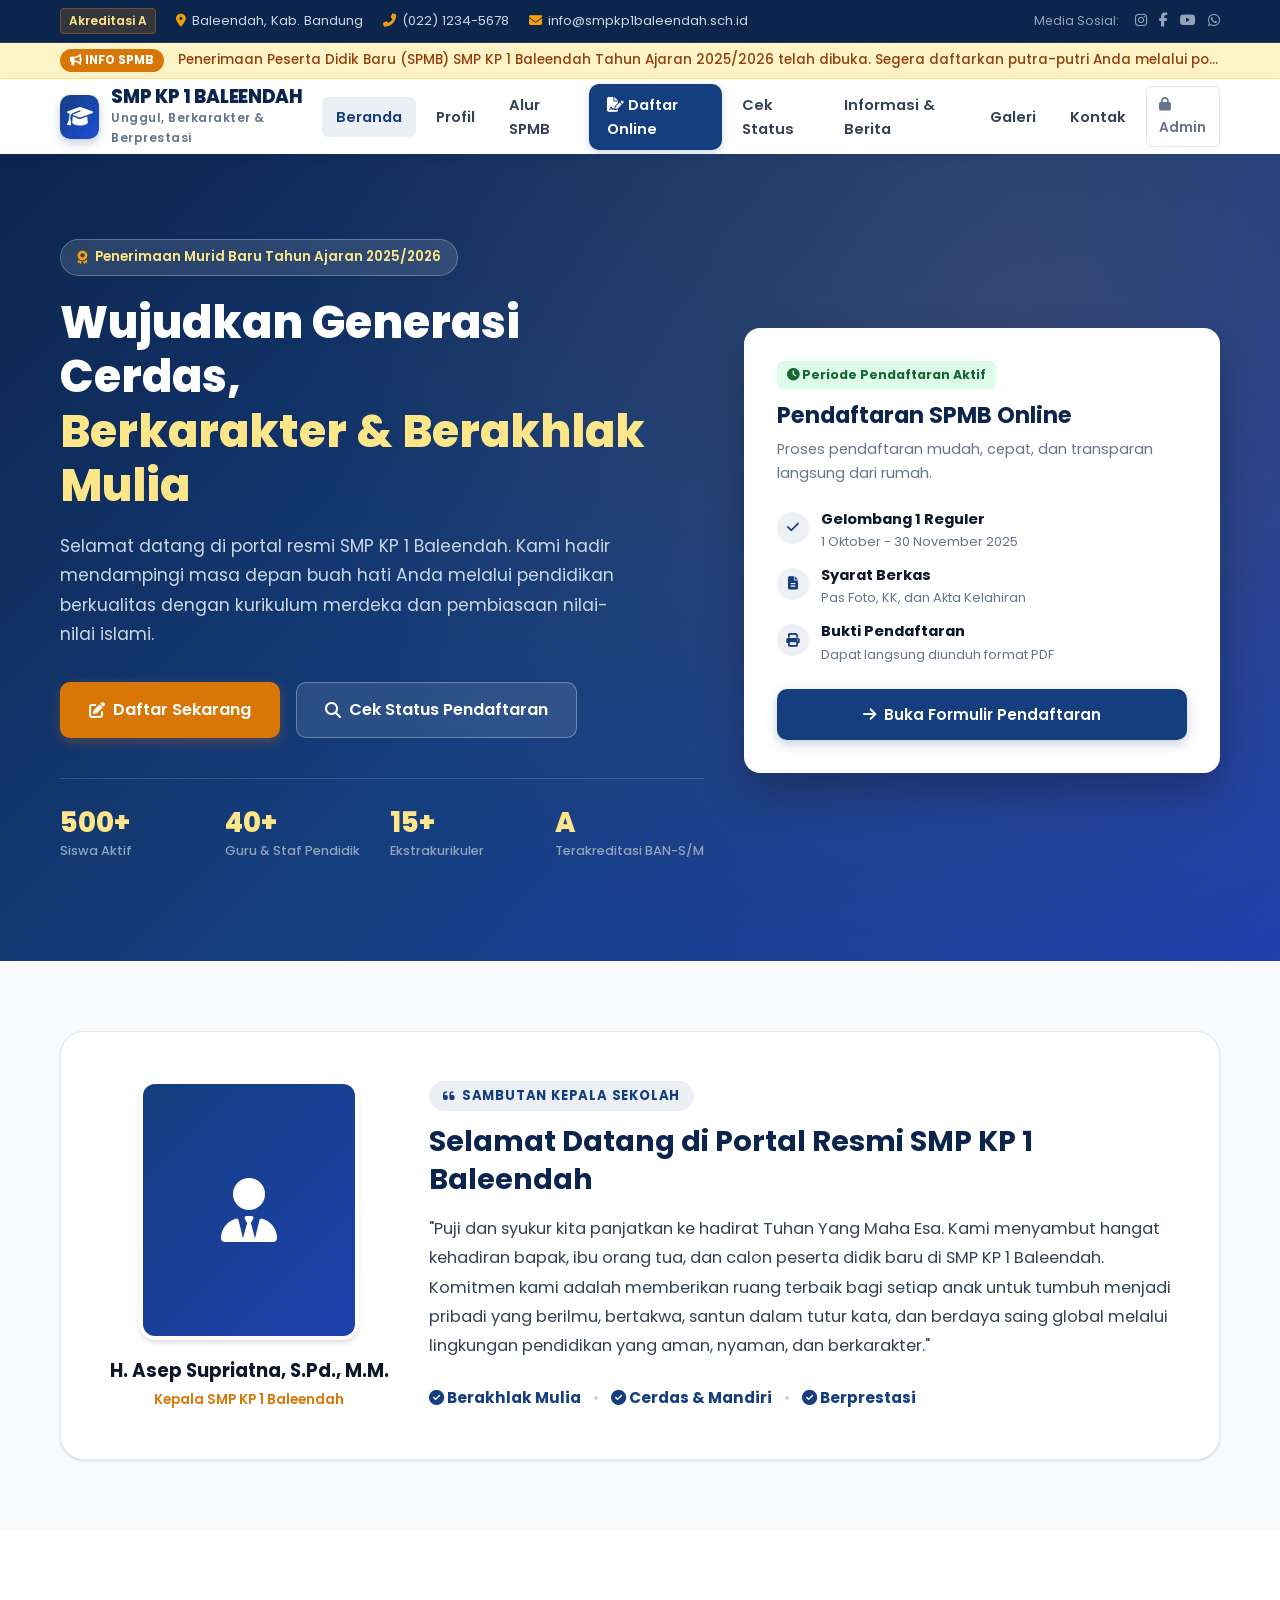
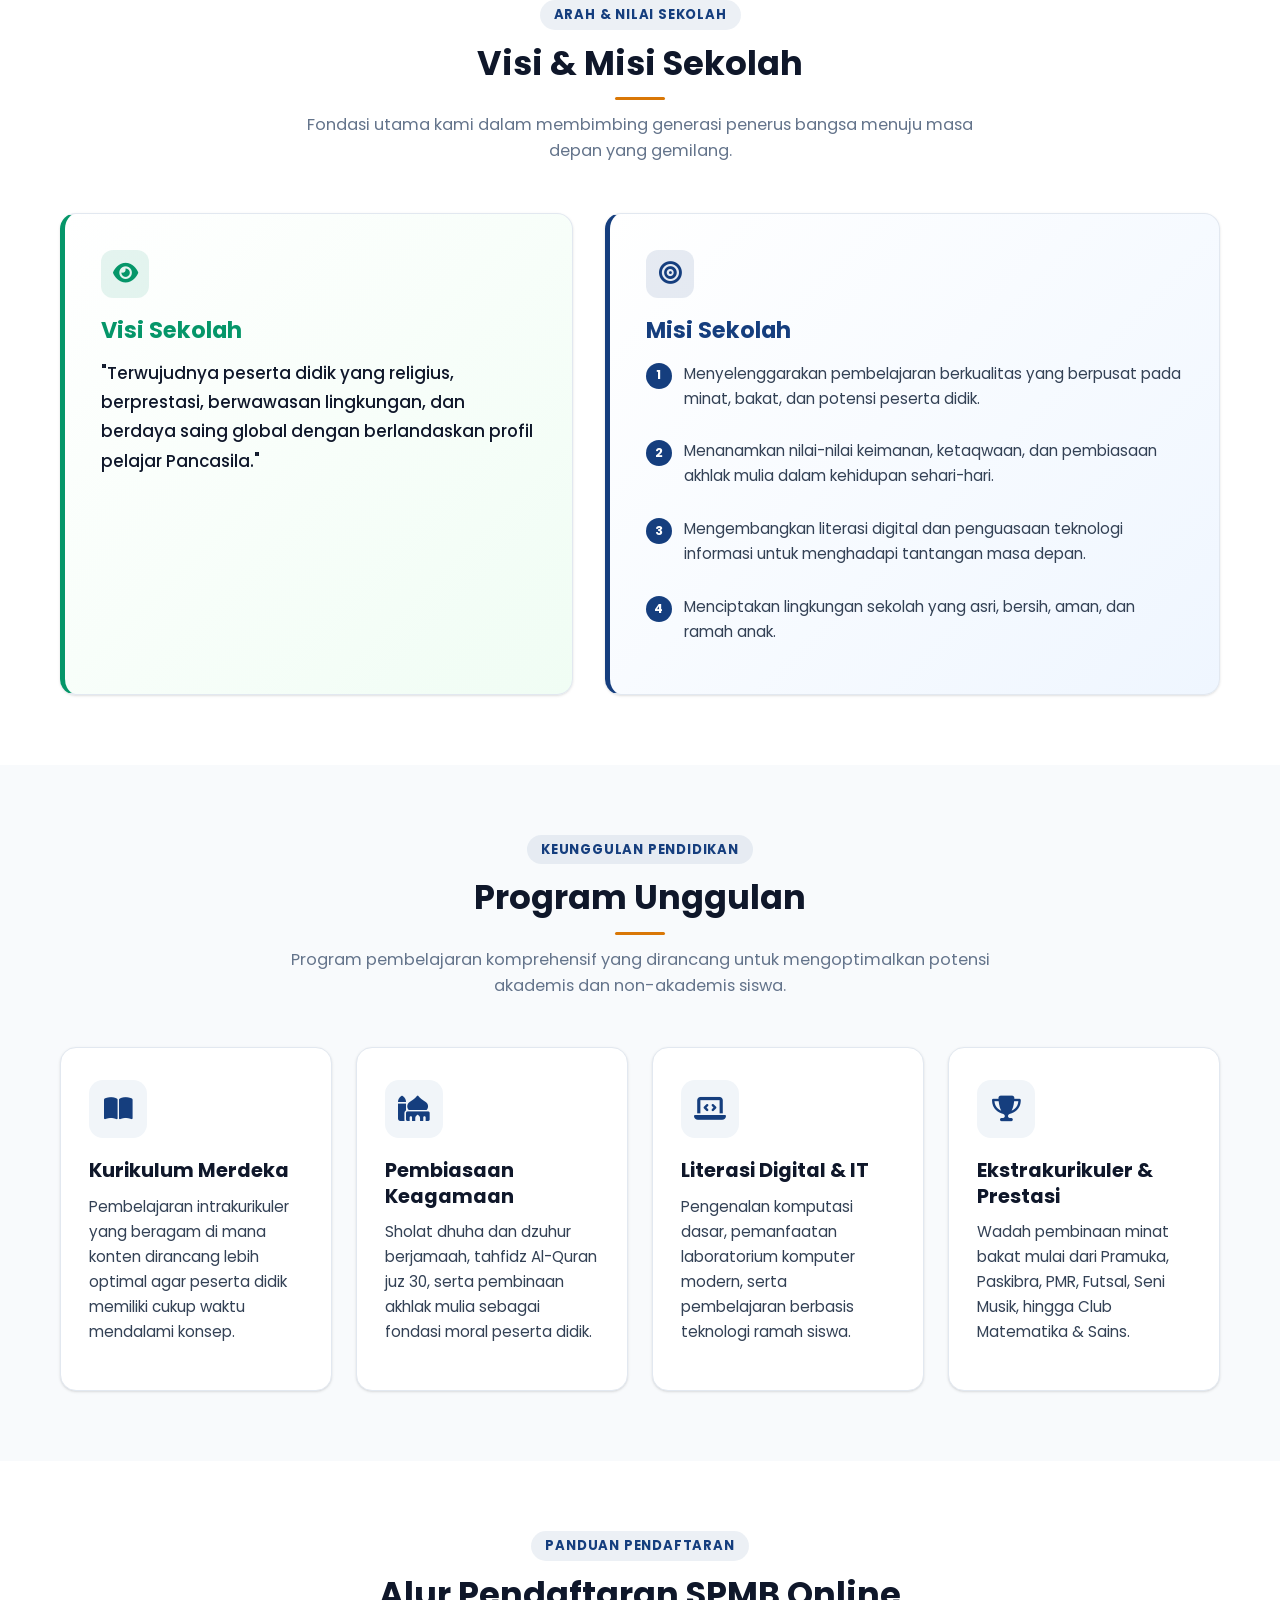
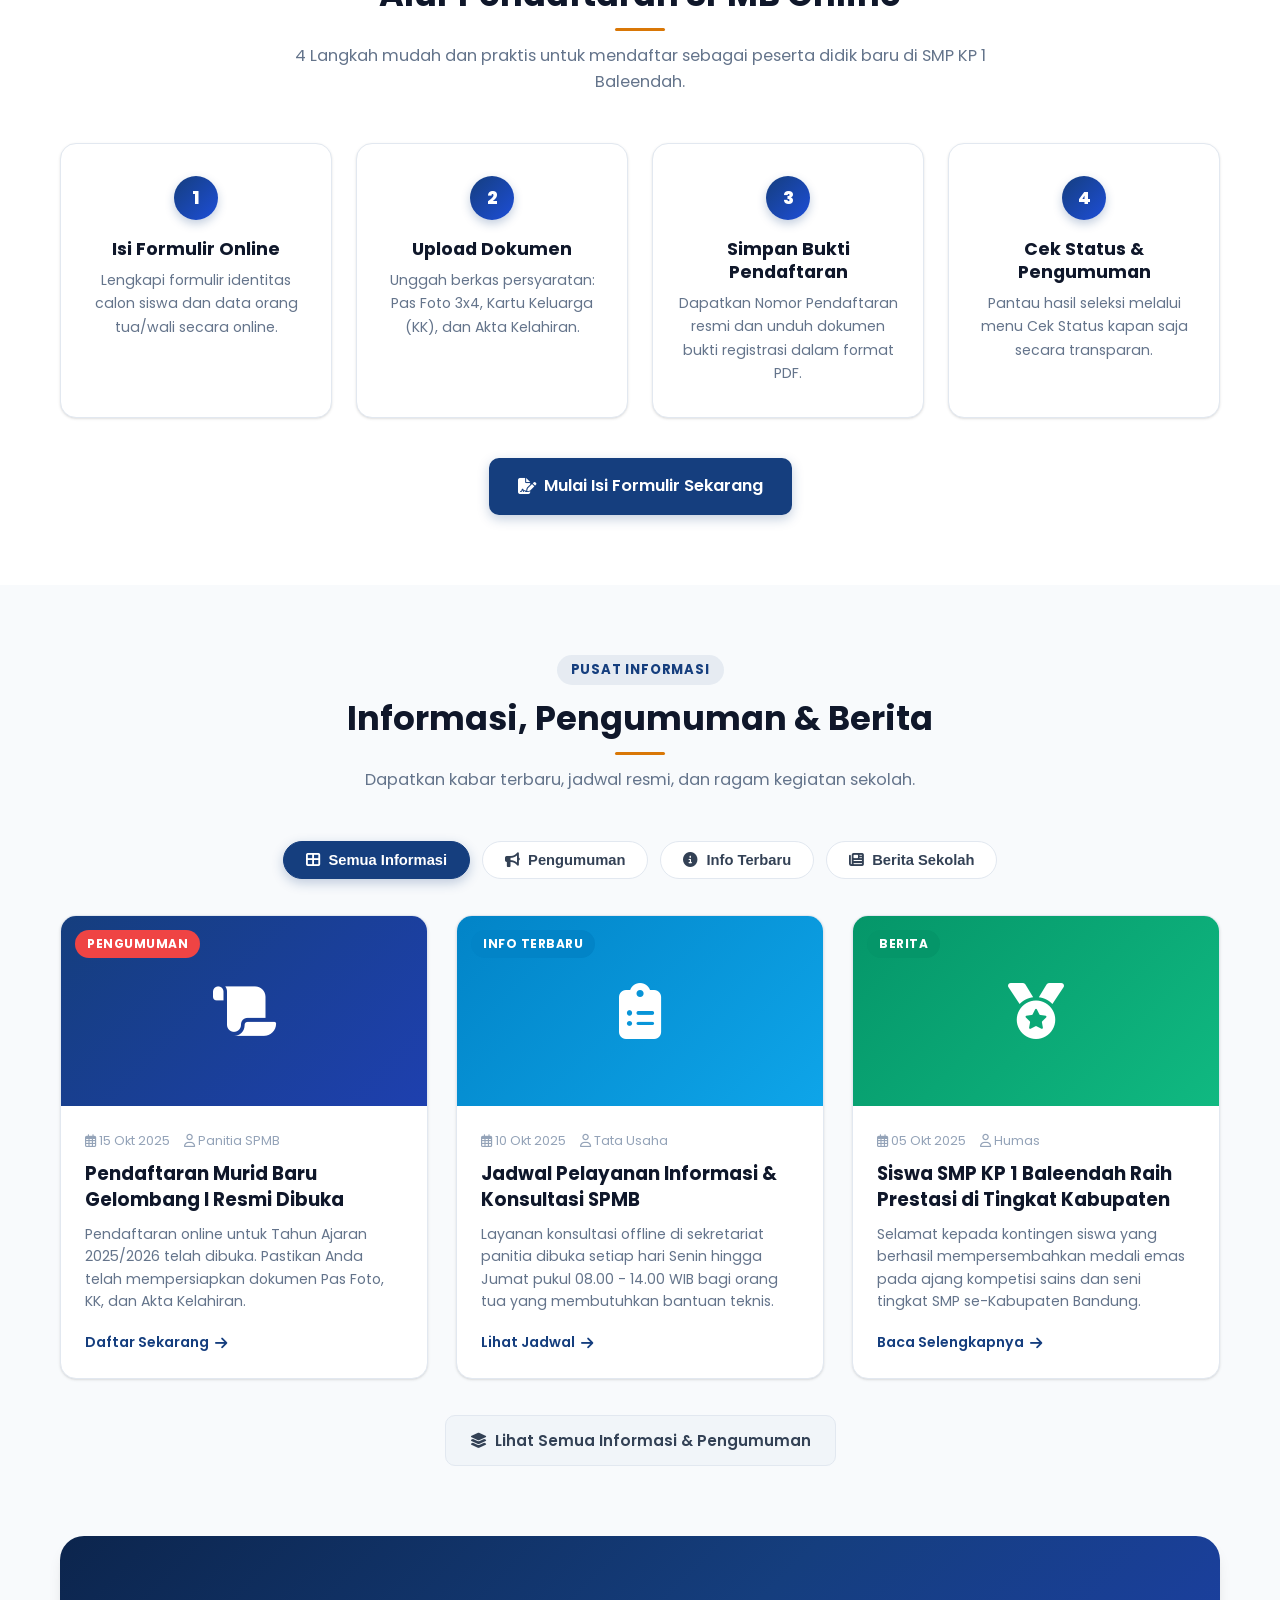
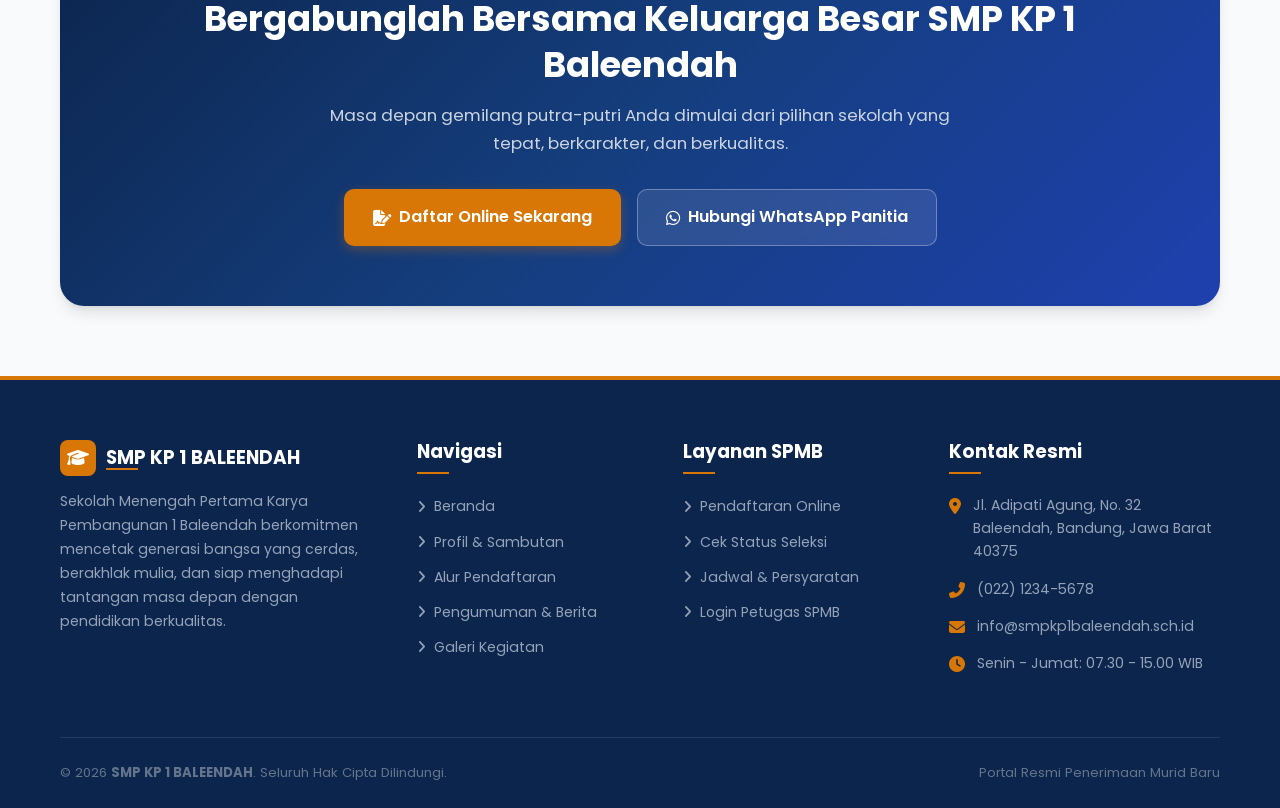
<file: index.html>
<!DOCTYPE html>
<html lang="id">
<head>
    <meta charset="UTF-8">
    <meta name="viewport" content="width=device-width, initial-scale=1.0">
    <meta name="description" content="Website Resmi & SPMB Online SMP KP 1 BALEENDAH - Sekolah Berkarakter, Berprestasi, dan Berakhlak Mulia di Baleendah Kabupaten Bandung.">
    <title>SMP KP 1 BALEENDAH - Website Resmi & Portal SPMB</title>

    <!-- Google Fonts -->
    <link rel="preconnect" href="https://fonts.googleapis.com">
    <link rel="preconnect" href="https://fonts.gstatic.com" crossorigin>
    <link href="https://fonts.googleapis.com/css2?family=Poppins:wght@300;400;500;600;700;800&display=swap" rel="stylesheet">

    <!-- Font Awesome -->
    <link rel="stylesheet" href="https://cdnjs.cloudflare.com/ajax/libs/font-awesome/6.4.0/css/all.min.css">

    <!-- Main Stylesheet -->
    <link rel="stylesheet" href="/css/style.css">
</head>
<body>

    <!-- ============================================
         1. TOPBAR INFORMASI
         ============================================ -->
    <div class="topbar">
        <div class="container topbar-container">
            <div class="topbar-info">
                <span class="topbar-badge" data-cms="akreditasi">Akreditasi A</span>
                <span class="topbar-info-item">
                    <i class="fas fa-map-marker-alt"></i> 
                    <span data-cms="topbarAlamat">Baleendah, Kab. Bandung</span>
                </span>
                <span class="topbar-info-item">
                    <i class="fas fa-phone-alt"></i> 
                    <a href="tel:0221234567" data-cms-href="telepon" data-cms="telepon">(022) 1234-5678</a>
                </span>
                <span class="topbar-info-item">
                    <i class="fas fa-envelope"></i> 
                    <a href="mailto:info@smpkp1baleendah.sch.id" data-cms-href="email" data-cms="email">info@smpkp1baleendah.sch.id</a>
                </span>
            </div>
            <div class="topbar-social">
                <span style="font-size:0.78rem;color:#94a3b8;margin-right:4px;">Media Sosial:</span>
                <a href="#" target="_blank" data-cms-href="sosialInstagram" aria-label="Instagram"><i class="fab fa-instagram"></i></a>
                <a href="#" target="_blank" data-cms-href="sosialFacebook" aria-label="Facebook"><i class="fab fa-facebook-f"></i></a>
                <a href="#" target="_blank" data-cms-href="sosialYoutube" aria-label="YouTube"><i class="fab fa-youtube"></i></a>
                <a href="#" target="_blank" rel="noopener noreferrer" data-cms-wa="whatsapp" aria-label="WhatsApp"><i class="fab fa-whatsapp"></i></a>
            </div>
        </div>
    </div>

    <!-- ============================================
         2. PENGUMUMAN BERJALAN (RUNNING TEXT)
         ============================================ -->
    <div class="announcement-bar">
        <div class="container announcement-inner">
            <span class="announcement-badge"><i class="fas fa-bullhorn"></i> INFO SPMB</span>
            <div class="announcement-text" data-cms="runningText">
                Penerimaan Peserta Didik Baru (SPMB) SMP KP 1 Baleendah Tahun Ajaran 2025/2026 telah dibuka. Segera daftarkan putra-putri Anda melalui portal resmi ini!
            </div>
        </div>
    </div>

    <!-- ============================================
         3. NAVBAR UTAMA
         ============================================ -->
    <nav class="navbar" id="navbar">
        <div class="container nav-container">
            <a href="/" class="nav-logo">
                <div class="logo-symbol">
                    <i class="fas fa-graduation-cap"></i>
                </div>
                <div class="logo-text-group">
                    <span class="logo-main" data-cms="namaSekolah">SMP KP 1 BALEENDAH</span>
                    <span class="logo-sub" data-cms="taglineSekolah">Unggul, Berkarakter & Berprestasi</span>
                </div>
            </a>

            <div class="nav-menu" id="navMenu">
                <a href="/" class="nav-link active">Beranda</a>
                <a href="#profil" class="nav-link">Profil</a>
                <a href="#alur" class="nav-link">Alur SPMB</a>
                <a href="/pendaftaran.html" class="nav-link nav-cta"><i class="fas fa-file-signature"></i> Daftar Online</a>
                <a href="/cek-status.html" class="nav-link">Cek Status</a>
                <a href="/pengumuman.html" class="nav-link">Informasi & Berita</a>
                <a href="/galeri.html" class="nav-link">Galeri</a>
                <a href="#kontak" class="nav-link">Kontak</a>
                <a href="/admin/" class="nav-link nav-admin-link" title="Portal Petugas"><i class="fas fa-lock"></i> Admin</a>
            </div>

            <button class="nav-toggle" id="navToggle" aria-label="Toggle navigation">
                <span></span>
                <span></span>
                <span></span>
            </button>
        </div>
    </nav>

    <!-- ============================================
         4. HERO PORTAL RESMI SEKOLAH
         ============================================ -->
    <section class="hero-portal">
        <div class="container">
            <div class="hero-portal-grid">
                <div class="hero-portal-content">
                    <div class="hero-pill">
                        <i class="fas fa-award"></i>
                        <span data-cms="heroBadge">Penerimaan Murid Baru Tahun Ajaran 2025/2026</span>
                    </div>
                    <h1 class="hero-portal-title" data-cms="heroTitle">
                        Wujudkan Generasi Cerdas, <span class="highlight">Berkarakter & Berakhlak Mulia</span>
                    </h1>
                    <p class="hero-portal-subtitle" data-cms="heroSubtitle">
                        Selamat datang di portal resmi SMP KP 1 Baleendah. Kami hadir mendampingi masa depan buah hati Anda melalui pendidikan berkualitas dengan kurikulum merdeka dan pembiasaan nilai-nilai islami.
                    </p>
                    <div class="hero-actions">
                        <a href="/pendaftaran.html" class="btn btn-gold btn-lg">
                            <i class="fas fa-edit"></i> Daftar Sekarang
                        </a>
                        <a href="/cek-status.html" class="btn btn-outline-white btn-lg">
                            <i class="fas fa-search"></i> Cek Status Pendaftaran
                        </a>
                    </div>
                    <div class="hero-stats-row">
                        <div class="hero-stat-card">
                            <div class="hero-stat-num" data-cms="stat1Value">500+</div>
                            <div class="hero-stat-desc" data-cms="stat1Label">Siswa Aktif</div>
                        </div>
                        <div class="hero-stat-card">
                            <div class="hero-stat-num" data-cms="stat2Value">40+</div>
                            <div class="hero-stat-desc" data-cms="stat2Label">Guru & Staf Pendidik</div>
                        </div>
                        <div class="hero-stat-card">
                            <div class="hero-stat-num" data-cms="stat3Value">15+</div>
                            <div class="hero-stat-desc" data-cms="stat3Label">Ekstrakurikuler</div>
                        </div>
                        <div class="hero-stat-card">
                            <div class="hero-stat-num" data-cms="stat4Value">A</div>
                            <div class="hero-stat-desc" data-cms="stat4Label">Terakreditasi BAN-S/M</div>
                        </div>
                    </div>
                </div>

                <!-- SPMB Quick Card -->
                <div class="hero-widget-card">
                    <span class="hero-widget-badge"><i class="fas fa-clock"></i> <span data-cms="spmbBadge">Periode Pendaftaran Aktif</span></span>
                    <h3 class="hero-widget-title" data-cms="spmbTitle">Pendaftaran SPMB Online</h3>
                    <p class="hero-widget-desc" data-cms="spmbDesc">Proses pendaftaran mudah, cepat, dan transparan langsung dari rumah.</p>

                    <div class="widget-timeline">
                        <div class="widget-timeline-item">
                            <div class="widget-timeline-icon"><i class="fas fa-check"></i></div>
                            <div class="widget-timeline-text">
                                <h4 data-cms="spmbItem1Title">Gelombang 1 Reguler</h4>
                                <p data-cms="spmbItem1Desc">1 Oktober - 30 November 2025</p>
                            </div>
                        </div>
                        <div class="widget-timeline-item">
                            <div class="widget-timeline-icon"><i class="fas fa-file-alt"></i></div>
                            <div class="widget-timeline-text">
                                <h4 data-cms="spmbItem2Title">Syarat Berkas</h4>
                                <p data-cms="spmbItem2Desc">Pas Foto, KK, dan Akta Kelahiran</p>
                            </div>
                        </div>
                        <div class="widget-timeline-item">
                            <div class="widget-timeline-icon"><i class="fas fa-print"></i></div>
                            <div class="widget-timeline-text">
                                <h4 data-cms="spmbItem3Title">Bukti Pendaftaran</h4>
                                <p data-cms="spmbItem3Desc">Dapat langsung diunduh format PDF</p>
                            </div>
                        </div>
                    </div>

                    <a href="/pendaftaran.html" class="btn btn-primary btn-block">
                        <i class="fas fa-arrow-right"></i> Buka Formulir Pendaftaran
                    </a>
                </div>
            </div>
        </div>
    </section>

    <!-- ============================================
         4B. SLIDE FOTO BERANDA (GOOGLE DRIVE)
         ============================================ -->
    <section class="section-home-slider" id="homeSliderSection" style="display:none;">
        <div class="container">
            <div class="home-slider-wrapper">
                <div class="home-slider-track" id="heroSliderContainer">
                    <!-- Dynamic Google Drive slides injected here -->
                </div>
                <!-- Navigation Arrows & Dots -->
                <button class="slider-btn prev" id="sliderPrevBtn" aria-label="Foto Sebelumnya"><i class="fas fa-chevron-left"></i></button>
                <button class="slider-btn next" id="sliderNextBtn" aria-label="Foto Berikutnya"><i class="fas fa-chevron-right"></i></button>
                <div class="slider-indicators" id="sliderDotsContainer"></div>
            </div>
        </div>
    </section>

    <!-- ============================================
         5. SAMBUTAN KEPALA SEKOLAH
         ============================================ -->
    <section class="section" id="profil">
        <div class="container">
            <div class="sambutan-box">
                <div class="kepsek-photo-col">
                    <div class="kepsek-img-wrapper" id="kepsekImgContainer">
                        <div class="kepsek-placeholder">
                            <i class="fas fa-user-tie"></i>
                        </div>
                    </div>
                    <div class="kepsek-name" data-cms="kepsekNama">H. Asep Supriatna, S.Pd., M.M.</div>
                    <div class="kepsek-title" data-cms="kepsekJabatan">Kepala SMP KP 1 Baleendah</div>
                </div>
                <div class="sambutan-content">
                    <div class="section-tag"><i class="fas fa-quote-left"></i> Sambutan Kepala Sekolah</div>
                    <h2 style="font-size:1.8rem;margin-bottom:16px;color:var(--primary-dark);">
                        Selamat Datang di Portal Resmi SMP KP 1 Baleendah
                    </h2>
                    <div class="sambutan-text" data-cms="kepsekSambutan">
                        "Puji dan syukur kita panjatkan ke hadirat Tuhan Yang Maha Esa. Kami menyambut hangat kehadiran bapak, ibu orang tua, dan calon peserta didik baru di SMP KP 1 Baleendah. Komitmen kami adalah memberikan ruang terbaik bagi setiap anak untuk tumbuh menjadi pribadi yang berilmu, bertakwa, santun dalam tutur kata, dan berdaya saing global melalui lingkungan pendidikan yang aman, nyaman, dan berkarakter."
                    </div>
                    <div id="kepsekTagline" style="display:flex;gap:12px;align-items:center;flex-wrap:wrap;">
                        <span style="font-weight:700;color:var(--primary);"><i class="fas fa-check-circle"></i> Berakhlak Mulia</span>
                        <span style="color:#cbd5e1;">•</span>
                        <span style="font-weight:700;color:var(--primary);"><i class="fas fa-check-circle"></i> Cerdas & Mandiri</span>
                        <span style="color:#cbd5e1;">•</span>
                        <span style="font-weight:700;color:var(--primary);"><i class="fas fa-check-circle"></i> Berprestasi</span>
                    </div>
                </div>
            </div>
        </div>
    </section>

    <!-- ============================================
         6. VISI & MISI SEKOLAH
         ============================================ -->
    <section class="section section-alt">
        <div class="container">
            <div class="section-header">
                <span class="section-tag">Arah & Nilai Sekolah</span>
                <h2 class="section-title">Visi & Misi Sekolah</h2>
                <p class="section-subtitle">Fondasi utama kami dalam membimbing generasi penerus bangsa menuju masa depan yang gemilang.</p>
            </div>

            <div class="visi-misi-grid">
                <!-- Visi -->
                <div class="visi-card">
                    <div class="card-header-icon">
                        <i class="fas fa-eye"></i>
                    </div>
                    <h3 style="font-size:1.4rem;color:var(--accent-green);margin-bottom:14px;">Visi Sekolah</h3>
                    <p style="font-size:1.05rem;line-height:1.75;color:var(--text-dark);font-weight:500;" data-cms="visiSekolah">
                        "Terwujudnya peserta didik yang religius, berprestasi, berwawasan lingkungan, dan berdaya saing global dengan berlandaskan profil pelajar Pancasila."
                    </p>
                </div>

                <!-- Misi -->
                <div class="misi-card">
                    <div class="card-header-icon">
                        <i class="fas fa-bullseye"></i>
                    </div>
                    <h3 style="font-size:1.4rem;color:var(--primary);margin-bottom:14px;">Misi Sekolah</h3>
                    <div class="misi-list" id="misiContainer" data-cms="misiSekolah">
                        <div class="misi-item">
                            <div class="misi-num">1</div>
                            <p>Menyelenggarakan pembelajaran berkualitas yang berpusat pada minat, bakat, dan potensi peserta didik.</p>
                        </div>
                        <div class="misi-item">
                            <div class="misi-num">2</div>
                            <p>Menanamkan nilai-nilai keimanan, ketaqwaan, dan pembiasaan akhlak mulia dalam kehidupan sehari-hari.</p>
                        </div>
                        <div class="misi-item">
                            <div class="misi-num">3</div>
                            <p>Mengembangkan literasi digital dan penguasaan teknologi informasi untuk menghadapi tantangan masa depan.</p>
                        </div>
                        <div class="misi-item">
                            <div class="misi-num">4</div>
                            <p>Menciptakan lingkungan sekolah yang asri, bersih, aman, dan ramah anak.</p>
                        </div>
                    </div>
                </div>
            </div>
        </div>
    </section>

    <!-- ============================================
         7. PROGRAM UNGGULAN
         ============================================ -->
    <section class="section">
        <div class="container">
            <div class="section-header">
                <span class="section-tag">Keunggulan Pendidikan</span>
                <h2 class="section-title">Program Unggulan</h2>
                <p class="section-subtitle">Program pembelajaran komprehensif yang dirancang untuk mengoptimalkan potensi akademis dan non-akademis siswa.</p>
            </div>

            <div class="program-grid" id="programGridContainer">
                <div class="program-card">
                    <div class="program-icon"><i class="fas fa-book-open"></i></div>
                    <h3 data-cms="prog1Judul">Kurikulum Merdeka</h3>
                    <p data-cms="prog1Desc">Pembelajaran intrakurikuler yang beragam di mana konten dirancang lebih optimal agar peserta didik memiliki cukup waktu mendalami konsep.</p>
                </div>
                <div class="program-card">
                    <div class="program-icon"><i class="fas fa-mosque"></i></div>
                    <h3 data-cms="prog2Judul">Pembiasaan Keagamaan</h3>
                    <p data-cms="prog2Desc">Sholat dhuha dan dzuhur berjamaah, tahfidz Al-Quran juz 30, serta pembinaan akhlak mulia sebagai fondasi moral peserta didik.</p>
                </div>
                <div class="program-card">
                    <div class="program-icon"><i class="fas fa-laptop-code"></i></div>
                    <h3 data-cms="prog3Judul">Literasi Digital & IT</h3>
                    <p data-cms="prog3Desc">Pengenalan komputasi dasar, pemanfaatan laboratorium komputer modern, serta pembelajaran berbasis teknologi ramah siswa.</p>
                </div>
                <div class="program-card">
                    <div class="program-icon"><i class="fas fa-trophy"></i></div>
                    <h3 data-cms="prog4Judul">Ekstrakurikuler & Prestasi</h3>
                    <p data-cms="prog4Desc">Wadah pembinaan minat bakat mulai dari Pramuka, Paskibra, PMR, Futsal, Seni Musik, hingga Club Matematika & Sains.</p>
                </div>
            </div>
        </div>
    </section>

    <!-- ============================================
         8. ALUR PENDAFTARAN SPMB
         ============================================ -->
    <section class="section section-alt" id="alur">
        <div class="container">
            <div class="section-header">
                <span class="section-tag">Panduan Pendaftaran</span>
                <h2 class="section-title">Alur Pendaftaran SPMB Online</h2>
                <p class="section-subtitle">4 Langkah mudah dan praktis untuk mendaftar sebagai peserta didik baru di SMP KP 1 Baleendah.</p>
            </div>

            <div class="alur-grid">
                <div class="alur-card">
                    <div class="alur-step-badge">1</div>
                    <h3 data-cms="alurStep1Title">Isi Formulir Online</h3>
                    <p data-cms="alurStep1Desc">Lengkapi formulir identitas calon siswa dan data orang tua/wali secara online.</p>
                </div>
                <div class="alur-card">
                    <div class="alur-step-badge">2</div>
                    <h3 data-cms="alurStep2Title">Upload Dokumen</h3>
                    <p data-cms="alurStep2Desc">Unggah berkas persyaratan: Pas Foto 3x4, Kartu Keluarga (KK), dan Akta Kelahiran.</p>
                </div>
                <div class="alur-card">
                    <div class="alur-step-badge">3</div>
                    <h3 data-cms="alurStep3Title">Simpan Bukti Pendaftaran</h3>
                    <p data-cms="alurStep3Desc">Dapatkan Nomor Pendaftaran resmi dan unduh dokumen bukti registrasi dalam format PDF.</p>
                </div>
                <div class="alur-card">
                    <div class="alur-step-badge">4</div>
                    <h3 data-cms="alurStep4Title">Cek Status & Pengumuman</h3>
                    <p data-cms="alurStep4Desc">Pantau hasil seleksi melalui menu Cek Status kapan saja secara transparan.</p>
                </div>
            </div>

            <div style="text-align:center;margin-top:40px;">
                <a href="/pendaftaran.html" class="btn btn-primary btn-lg">
                    <i class="fas fa-file-signature"></i> Mulai Isi Formulir Sekarang
                </a>
            </div>
        </div>
    </section>

    <!-- ============================================
         9. INFORMASI & BERITA TERBARU (TABS)
         ============================================ -->
    <section class="section">
        <div class="container">
            <div class="section-header">
                <span class="section-tag">Pusat Informasi</span>
                <h2 class="section-title">Informasi, Pengumuman & Berita</h2>
                <p class="section-subtitle">Dapatkan kabar terbaru, jadwal resmi, dan ragam kegiatan sekolah.</p>
            </div>

            <!-- Tab Filter Poin 2 Permintaan User -->
            <div class="info-tabs">
                <button class="info-tab-btn active" data-filter="all"><i class="fas fa-th-large"></i> Semua Informasi</button>
                <button class="info-tab-btn" data-filter="pengumuman"><i class="fas fa-bullhorn"></i> Pengumuman</button>
                <button class="info-tab-btn" data-filter="info"><i class="fas fa-info-circle"></i> Info Terbaru</button>
                <button class="info-tab-btn" data-filter="berita"><i class="fas fa-newspaper"></i> Berita Sekolah</button>
            </div>

            <div class="news-grid" id="homeNewsGrid">
                <!-- Item 1: Pengumuman -->
                <div class="news-card" data-category="pengumuman">
                    <div class="news-header-thumb" style="background: linear-gradient(135deg, #153e7e, #1e40af);">
                        <span class="news-category-badge badge-pengumuman">Pengumuman</span>
                        <i class="fas fa-scroll"></i>
                    </div>
                    <div class="news-body">
                        <div class="news-meta">
                            <span><i class="far fa-calendar-alt"></i> <span data-cms="pengumuman1Date">15 Okt 2025</span></span>
                            <span><i class="far fa-user"></i> <span data-cms="pengumuman1Author">Panitia SPMB</span></span>
                        </div>
                        <h3 class="news-title" data-cms="pengumuman1Title">Pendaftaran Murid Baru Gelombang I Resmi Dibuka</h3>
                        <p class="news-excerpt" data-cms="pengumuman1Excerpt">Pendaftaran online untuk Tahun Ajaran 2025/2026 telah dibuka. Pastikan Anda telah mempersiapkan dokumen Pas Foto, KK, dan Akta Kelahiran.</p>
                        <a href="/pendaftaran.html" class="news-readmore">Daftar Sekarang <i class="fas fa-arrow-right"></i></a>
                    </div>
                </div>

                <!-- Item 2: Info Terbaru -->
                <div class="news-card" data-category="info">
                    <div class="news-header-thumb" style="background: linear-gradient(135deg, #0284c7, #0ea5e9);">
                        <span class="news-category-badge badge-info">Info Terbaru</span>
                        <i class="fas fa-clipboard-list"></i>
                    </div>
                    <div class="news-body">
                        <div class="news-meta">
                            <span><i class="far fa-calendar-alt"></i> <span data-cms="info1Date">10 Okt 2025</span></span>
                            <span><i class="far fa-user"></i> <span data-cms="info1Author">Tata Usaha</span></span>
                        </div>
                        <h3 class="news-title" data-cms="info1Title">Jadwal Pelayanan Informasi & Konsultasi SPMB</h3>
                        <p class="news-excerpt" data-cms="info1Excerpt">Layanan konsultasi offline di sekretariat panitia dibuka setiap hari Senin hingga Jumat pukul 08.00 - 14.00 WIB bagi orang tua yang membutuhkan bantuan teknis.</p>
                        <a href="/jadwal.html" class="news-readmore">Lihat Jadwal <i class="fas fa-arrow-right"></i></a>
                    </div>
                </div>

                <!-- Item 3: Berita -->
                <div class="news-card" data-category="berita">
                    <div class="news-header-thumb" style="background: linear-gradient(135deg, #059669, #10b981);">
                        <span class="news-category-badge badge-berita">Berita</span>
                        <i class="fas fa-medal"></i>
                    </div>
                    <div class="news-body">
                        <div class="news-meta">
                            <span><i class="far fa-calendar-alt"></i> <span data-cms="berita1Date">05 Okt 2025</span></span>
                            <span><i class="far fa-user"></i> <span data-cms="berita1Author">Humas</span></span>
                        </div>
                        <h3 class="news-title" data-cms="berita1Title">Siswa SMP KP 1 Baleendah Raih Prestasi di Tingkat Kabupaten</h3>
                        <p class="news-excerpt" data-cms="berita1Excerpt">Selamat kepada kontingen siswa yang berhasil mempersembahkan medali emas pada ajang kompetisi sains dan seni tingkat SMP se-Kabupaten Bandung.</p>
                        <a href="/pengumuman.html" class="news-readmore">Baca Selengkapnya <i class="fas fa-arrow-right"></i></a>
                    </div>
                </div>
            </div>

            <div style="text-align:center;margin-top:36px;">
                <a href="/pengumuman.html" class="btn btn-secondary">
                    <i class="fas fa-layer-group"></i> Lihat Semua Informasi & Pengumuman
                </a>
            </div>
        </div>
    </section>

    <!-- ============================================
         10. CTA SECTION
         ============================================ -->
    <section class="section" style="padding-top:0;">
        <div class="container">
            <div class="cta-banner">
                <h2 data-cms="ctaTitle">Bergabunglah Bersama Keluarga Besar SMP KP 1 Baleendah</h2>
                <p data-cms="ctaDesc">Masa depan gemilang putra-putri Anda dimulai dari pilihan sekolah yang tepat, berkarakter, dan berkualitas.</p>
                <div style="display:flex;justify-content:center;gap:16px;flex-wrap:wrap;">
                    <a href="/pendaftaran.html" class="btn btn-gold btn-lg">
                        <i class="fas fa-file-signature"></i> <span data-cms="ctaButtonText">Daftar Online Sekarang</span>
                    </a>
                    <a href="https://wa.me/6281234567890" target="_blank" rel="noopener noreferrer" class="btn btn-outline-white btn-lg" data-cms-wa="whatsapp">
                        <i class="fab fa-whatsapp"></i> Hubungi WhatsApp Panitia
                    </a>
                </div>
            </div>
        </div>
    </section>

    <!-- ============================================
         11. FOOTER RESMI SEKOLAH
         ============================================ -->
    <footer class="footer-official" id="kontak">
        <div class="container">
            <div class="footer-grid">
                <!-- Col 1 -->
                <div class="footer-col footer-about">
                    <div style="display:flex;align-items:center;gap:10px;margin-bottom:14px;">
                        <div style="width:36px;height:36px;background:var(--secondary);border-radius:8px;display:flex;align-items:center;justify-content:center;color:#fff;font-size:1.1rem;">
                            <i class="fas fa-graduation-cap"></i>
                        </div>
                        <h3 style="margin:0;padding:0;border:none;color:#fff;" data-cms="namaSekolah">SMP KP 1 BALEENDAH</h3>
                    </div>
                    <p data-cms="deskripsi">
                        Sekolah Menengah Pertama Karya Pembangunan 1 Baleendah berkomitmen mencetak generasi bangsa yang cerdas, berakhlak mulia, dan siap menghadapi tantangan masa depan dengan pendidikan berkualitas.
                    </p>
                </div>

                <!-- Col 2 -->
                <div class="footer-col">
                    <h3>Navigasi</h3>
                    <ul class="footer-links">
                        <li><a href="/"><i class="fas fa-angle-right"></i> Beranda</a></li>
                        <li><a href="#profil"><i class="fas fa-angle-right"></i> Profil & Sambutan</a></li>
                        <li><a href="#alur"><i class="fas fa-angle-right"></i> Alur Pendaftaran</a></li>
                        <li><a href="/pengumuman.html"><i class="fas fa-angle-right"></i> Pengumuman & Berita</a></li>
                        <li><a href="/galeri.html"><i class="fas fa-angle-right"></i> Galeri Kegiatan</a></li>
                    </ul>
                </div>

                <!-- Col 3 -->
                <div class="footer-col">
                    <h3>Layanan SPMB</h3>
                    <ul class="footer-links">
                        <li><a href="/pendaftaran.html"><i class="fas fa-angle-right"></i> Pendaftaran Online</a></li>
                        <li><a href="/cek-status.html"><i class="fas fa-angle-right"></i> Cek Status Seleksi</a></li>
                        <li><a href="/jadwal.html"><i class="fas fa-angle-right"></i> Jadwal & Persyaratan</a></li>
                        <li><a href="/admin/"><i class="fas fa-angle-right"></i> Login Petugas SPMB</a></li>
                    </ul>
                </div>

                <!-- Col 4 -->
                <div class="footer-col">
                    <h3>Kontak Resmi</h3>
                    <ul class="footer-contact-list">
                        <li>
                            <i class="fas fa-map-marker-alt"></i>
                            <span data-cms="alamat">Jl. Adipati Agung, No. 32 Baleendah, Bandung, Jawa Barat 40375</span>
                        </li>
                        <li>
                            <i class="fas fa-phone-alt"></i>
                            <span data-cms="telepon">(022) 1234-5678</span>
                        </li>
                        <li>
                            <i class="fas fa-envelope"></i>
                            <span data-cms="email">info@smpkp1baleendah.sch.id</span>
                        </li>
                        <li>
                            <i class="fas fa-clock"></i>
                            <span data-cms="jamLayanan">Senin - Jumat: 07.30 - 15.00 WIB</span>
                        </li>
                    </ul>
                </div>
            </div>

            <div class="footer-bottom">
                <div>
                    &copy; <span id="currentYear">2026</span> <strong data-cms="namaSekolah">SMP KP 1 BALEENDAH</strong>. Seluruh Hak Cipta Dilindungi.
                </div>
                <div>
                    Portal Resmi Penerimaan Murid Baru
                </div>
            </div>
        </div>
    </footer>

    <!-- Scripts -->
    <script src="/js/config.js"></script>
    <script src="/js/app.js"></script>
</body>
</html>
</file>
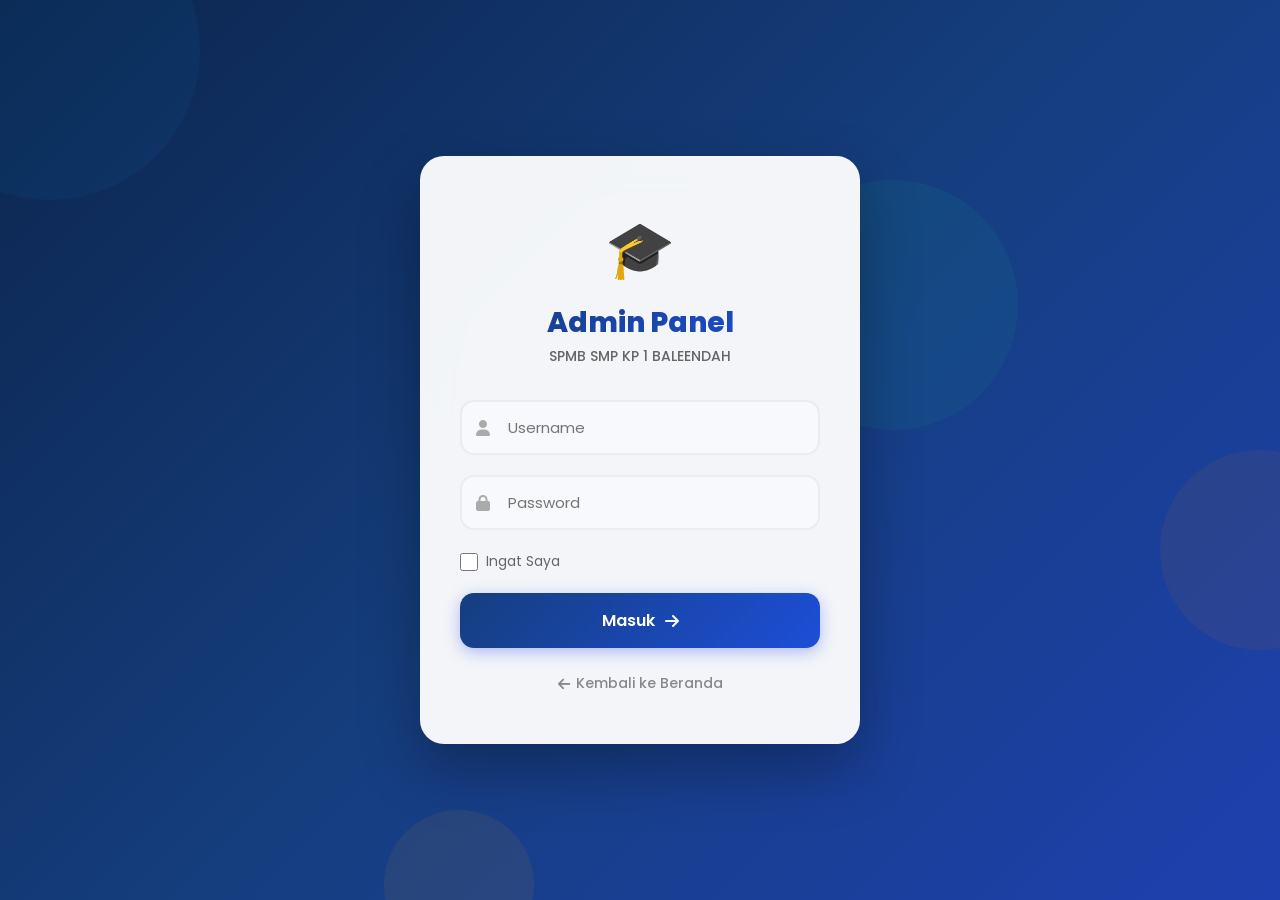
<file: admin/index.html>
<!DOCTYPE html>
<html lang="id">
<head>
    <meta charset="UTF-8">
    <meta name="viewport" content="width=device-width, initial-scale=1.0">
    <title>Login Admin - SPMB SMP KP 1 BALEENDAH</title>
    <link href="https://fonts.googleapis.com/css2?family=Poppins:wght@300;400;500;600;700;800&display=swap" rel="stylesheet">
    <link rel="stylesheet" href="https://cdnjs.cloudflare.com/ajax/libs/font-awesome/6.4.0/css/all.min.css">
    <link rel="stylesheet" href="/css/style.css">
    <style>
        /* Login Page Styles */
        .login-page {
            min-height: 100vh;
            display: flex;
            align-items: center;
            justify-content: center;
            background: var(--gradient-hero);
            position: relative;
            overflow: hidden;
            padding: 20px;
        }

        /* Floating Decorative Shapes */
        .login-page .floating-shape {
            position: absolute;
            border-radius: 50%;
            opacity: 0.08;
            animation: floatShape 20s infinite ease-in-out;
        }

        .login-page .floating-shape:nth-child(1) {
            width: 300px;
            height: 300px;
            background: var(--accent-cyan);
            top: -100px;
            left: -100px;
            animation-delay: 0s;
        }

        .login-page .floating-shape:nth-child(2) {
            width: 200px;
            height: 200px;
            background: var(--secondary);
            top: 50%;
            right: -80px;
            animation-delay: -5s;
        }

        .login-page .floating-shape:nth-child(3) {
            width: 150px;
            height: 150px;
            background: var(--warning);
            bottom: -60px;
            left: 30%;
            animation-delay: -10s;
        }

        .login-page .floating-shape:nth-child(4) {
            width: 250px;
            height: 250px;
            background: var(--success);
            top: 20%;
            left: 60%;
            animation-delay: -15s;
        }

        @keyframes floatShape {
            0%, 100% { transform: translate(0, 0) rotate(0deg); }
            25% { transform: translate(30px, -30px) rotate(90deg); }
            50% { transform: translate(-20px, 20px) rotate(180deg); }
            75% { transform: translate(20px, 30px) rotate(270deg); }
        }

        /* Login Card */
        .login-card {
            background: rgba(255, 255, 255, 0.95);
            backdrop-filter: blur(20px);
            border-radius: 24px;
            padding: 48px 40px;
            width: 100%;
            max-width: 440px;
            box-shadow: 0 25px 60px rgba(0, 0, 0, 0.3);
            position: relative;
            z-index: 2;
            text-align: center;
            animation: cardSlideUp 0.6s ease-out;
        }

        @keyframes cardSlideUp {
            from {
                opacity: 0;
                transform: translateY(40px);
            }
            to {
                opacity: 1;
                transform: translateY(0);
            }
        }

        .login-card.shake {
            animation: shakeCard 0.5s ease-in-out;
        }

        @keyframes shakeCard {
            0%, 100% { transform: translateX(0); }
            10%, 30%, 50%, 70%, 90% { transform: translateX(-8px); }
            20%, 40%, 60%, 80% { transform: translateX(8px); }
        }

        .login-logo {
            font-size: 56px;
            margin-bottom: 8px;
            display: block;
            animation: bounceIn 0.8s ease-out 0.3s both;
        }

        @keyframes bounceIn {
            0% { transform: scale(0); opacity: 0; }
            50% { transform: scale(1.2); }
            100% { transform: scale(1); opacity: 1; }
        }

        .login-title {
            font-size: 28px;
            font-weight: 800;
            background: var(--gradient-primary);
            -webkit-background-clip: text;
            -webkit-text-fill-color: transparent;
            background-clip: text;
            margin-bottom: 4px;
        }

        .login-subtitle {
            font-size: 14px;
            color: #666;
            margin-bottom: 32px;
            font-weight: 500;
        }

        .login-form {
            display: flex;
            flex-direction: column;
            gap: 20px;
        }

        .input-group {
            position: relative;
            text-align: left;
        }

        .input-group i {
            position: absolute;
            left: 16px;
            top: 50%;
            transform: translateY(-50%);
            color: #aaa;
            font-size: 16px;
            transition: color 0.3s;
        }

        .input-group input {
            width: 100%;
            padding: 14px 16px 14px 46px;
            border: 2px solid #e8ecf4;
            border-radius: 14px;
            font-size: 15px;
            font-family: 'Poppins', sans-serif;
            transition: all 0.3s;
            background: #f8f9fc;
            box-sizing: border-box;
        }

        .input-group input:focus {
            outline: none;
            border-color: var(--primary);
            background: #fff;
            box-shadow: 0 0 0 4px rgba(67, 97, 238, 0.1);
        }

        .input-group input:focus + i,
        .input-group input:focus ~ i {
            color: var(--primary);
        }

        .remember-row {
            display: flex;
            align-items: center;
            gap: 8px;
            text-align: left;
        }

        .remember-row input[type="checkbox"] {
            width: 18px;
            height: 18px;
            accent-color: var(--primary);
            cursor: pointer;
        }

        .remember-row label {
            font-size: 14px;
            color: #666;
            cursor: pointer;
            user-select: none;
        }

        .login-btn {
            width: 100%;
            padding: 15px;
            background: var(--gradient-primary);
            color: #fff;
            border: none;
            border-radius: 14px;
            font-size: 16px;
            font-weight: 600;
            font-family: 'Poppins', sans-serif;
            cursor: pointer;
            display: flex;
            align-items: center;
            justify-content: center;
            gap: 10px;
            transition: all 0.3s;
            box-shadow: 0 4px 15px rgba(67, 97, 238, 0.4);
        }

        .login-btn:hover {
            transform: translateY(-2px);
            box-shadow: 0 8px 25px rgba(67, 97, 238, 0.5);
        }

        .login-btn:active {
            transform: translateY(0);
        }

        .login-btn:disabled {
            opacity: 0.7;
            cursor: not-allowed;
            transform: none;
        }

        .login-btn .spinner {
            width: 20px;
            height: 20px;
            border: 3px solid rgba(255,255,255,0.3);
            border-top-color: #fff;
            border-radius: 50%;
            animation: spin 0.8s linear infinite;
            display: none;
        }

        @keyframes spin {
            to { transform: rotate(360deg); }
        }

        .login-error {
            background: rgba(239, 71, 111, 0.1);
            color: var(--danger);
            padding: 12px 16px;
            border-radius: 12px;
            font-size: 14px;
            font-weight: 500;
            display: none;
            align-items: center;
            gap: 8px;
            border: 1px solid rgba(239, 71, 111, 0.2);
        }

        .login-error.show {
            display: flex;
        }

        .back-link {
            display: inline-flex;
            align-items: center;
            gap: 6px;
            margin-top: 24px;
            color: #888;
            text-decoration: none;
            font-size: 14px;
            font-weight: 500;
            transition: color 0.3s;
        }

        .back-link:hover {
            color: var(--primary);
        }

        @media (max-width: 480px) {
            .login-card {
                padding: 36px 24px;
            }

            .login-logo {
                font-size: 44px;
            }

            .login-title {
                font-size: 24px;
            }
        }
    </style>
</head>
<body>
    <div class="login-page">
        <!-- Floating Decorative Shapes -->
        <div class="floating-shape"></div>
        <div class="floating-shape"></div>
        <div class="floating-shape"></div>
        <div class="floating-shape"></div>

        <!-- Login Card -->
        <div class="login-card" id="loginCard">
            <span class="login-logo">🎓</span>
            <h1 class="login-title">Admin Panel</h1>
            <p class="login-subtitle">SPMB SMP KP 1 BALEENDAH</p>

            <form class="login-form" id="loginForm">
                <div class="input-group">
                    <input type="text" id="loginUsername" placeholder="Username" required autocomplete="username">
                    <i class="fas fa-user"></i>
                </div>

                <div class="input-group">
                    <input type="password" id="loginPassword" placeholder="Password" required autocomplete="current-password">
                    <i class="fas fa-lock"></i>
                </div>

                <div class="remember-row">
                    <input type="checkbox" id="rememberMe">
                    <label for="rememberMe">Ingat Saya</label>
                </div>

                <div class="login-error" id="loginError">
                    <i class="fas fa-exclamation-circle"></i>
                    <span id="loginErrorText">Username atau password salah!</span>
                </div>

                <button type="submit" class="login-btn" id="loginBtn">
                    <span class="spinner" id="loginSpinner"></span>
                    <span id="loginBtnText">Masuk</span>
                    <i class="fas fa-arrow-right" id="loginBtnIcon"></i>
                </button>
            </form>

            <a href="/" class="back-link">
                <i class="fas fa-arrow-left"></i>
                Kembali ke Beranda
            </a>
        </div>
    </div>

    <script src="/js/config.js"></script>
    <script src="/js/admin.js"></script>
</body>
</html>
</file>
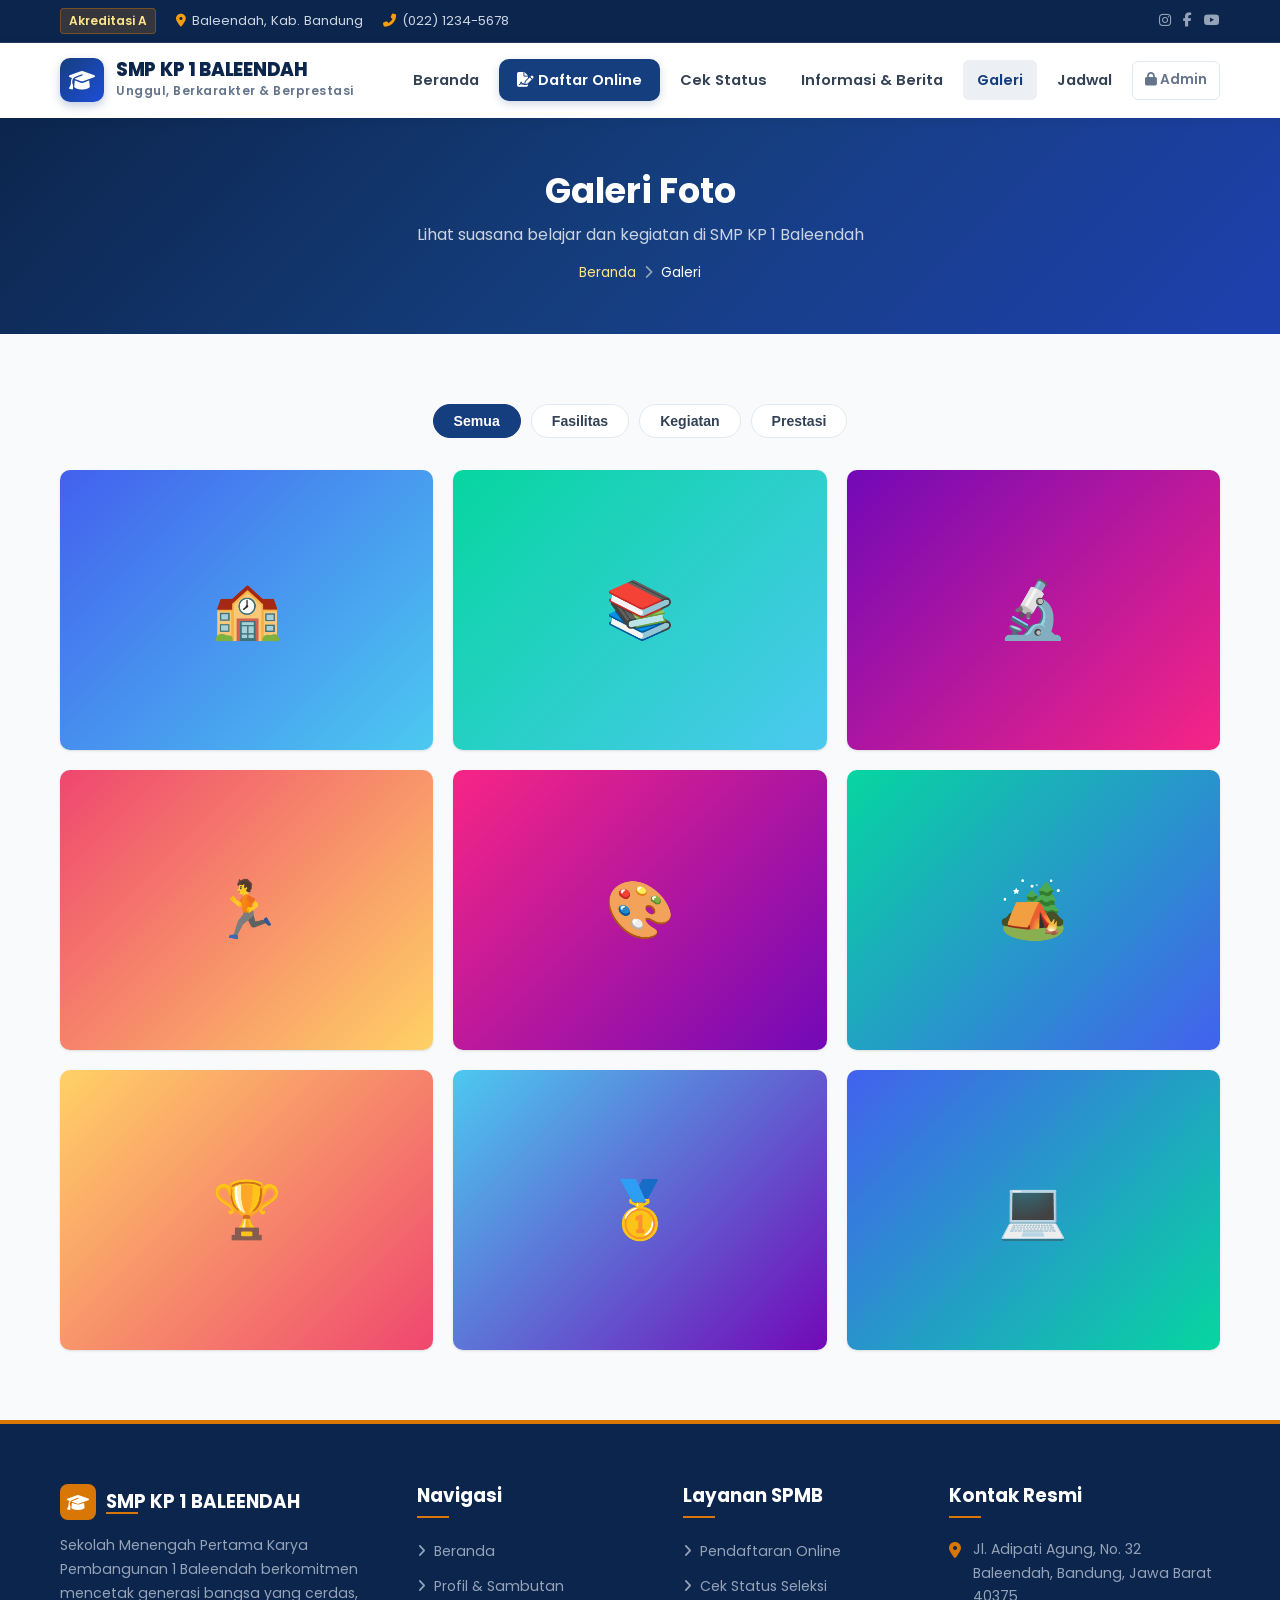
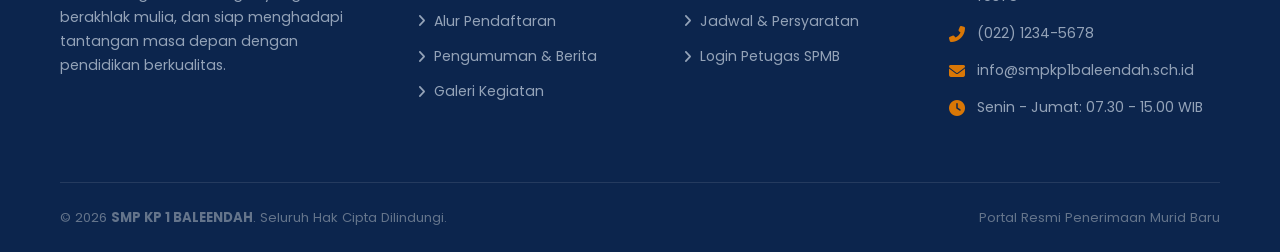
<file: galeri.html>
<!DOCTYPE html>
<html lang="id">
<head>
    <meta charset="UTF-8">
    <meta name="viewport" content="width=device-width, initial-scale=1.0">
    <title>Galeri - SPMB SMP KP 1 BALEENDAH</title>
    <link href="https://fonts.googleapis.com/css2?family=Poppins:wght@300;400;500;600;700;800&display=swap" rel="stylesheet">
    <link rel="stylesheet" href="https://cdnjs.cloudflare.com/ajax/libs/font-awesome/6.4.0/css/all.min.css">
    <link href="https://unpkg.com/aos@2.3.1/dist/aos.css" rel="stylesheet">
    <link rel="stylesheet" href="/css/style.css">
</head>
<body>
    <!-- Topbar -->
    <div class="topbar">
        <div class="container topbar-container">
            <div class="topbar-info">
                <span class="topbar-badge" data-cms="akreditasi">Akreditasi A</span>
                <span class="topbar-info-item"><i class="fas fa-map-marker-alt"></i> <span data-cms="topbarAlamat">Baleendah, Kab. Bandung</span></span>
                <span class="topbar-info-item"><i class="fas fa-phone-alt"></i> <span data-cms="telepon">(022) 1234-5678</span></span>
            </div>
            <div class="topbar-social">
                <a href="#" data-cms-href="sosialInstagram" target="_blank"><i class="fab fa-instagram"></i></a>
                <a href="#" data-cms-href="sosialFacebook" target="_blank"><i class="fab fa-facebook-f"></i></a>
                <a href="#" data-cms-href="sosialYoutube" target="_blank"><i class="fab fa-youtube"></i></a>
            </div>
        </div>
    </div>

    <!-- Navbar -->
    <nav class="navbar">
        <div class="container nav-container">
            <a href="/" class="nav-logo">
                <div class="logo-symbol"><i class="fas fa-graduation-cap"></i></div>
                <div class="logo-text-group">
                    <span class="logo-main" data-cms="namaSekolah">SMP KP 1 BALEENDAH</span>
                    <span class="logo-sub" data-cms="taglineSekolah">Unggul, Berkarakter & Berprestasi</span>
                </div>
            </a>
            <div class="nav-menu" id="navMenu">
                <a href="/" class="nav-link">Beranda</a>
                <a href="/pendaftaran.html" class="nav-link nav-cta"><i class="fas fa-file-signature"></i> Daftar Online</a>
                <a href="/cek-status.html" class="nav-link">Cek Status</a>
                <a href="/pengumuman.html" class="nav-link">Informasi & Berita</a>
                <a href="/galeri.html" class="nav-link active">Galeri</a>
                <a href="/jadwal.html" class="nav-link">Jadwal</a>
                <a href="/admin/" class="nav-link nav-admin-link"><i class="fas fa-lock"></i> Admin</a>
            </div>
            <button class="nav-toggle" id="navToggle" aria-label="Menu">
                <span></span><span></span><span></span>
            </button>
        </div>
    </nav>

    <!-- Page Hero -->
    <section class="page-hero">
        <div class="page-hero-content">
            <h1 data-aos="fade-up">Galeri Foto</h1>
            <p data-aos="fade-up" data-aos-delay="100">Lihat suasana belajar dan kegiatan di SMP KP 1 Baleendah</p>
            <div class="breadcrumb" data-aos="fade-up" data-aos-delay="200">
                <a href="/">Beranda</a>
                <span><i class="fas fa-chevron-right"></i></span>
                <span class="current">Galeri</span>
            </div>
        </div>
    </section>

    <!-- Gallery Section -->
    <section class="section">
        <div class="container">
            <!-- Gallery Filter -->
            <div class="gallery-filter" data-aos="fade-up">
                <button class="filter-btn active" data-filter="all">Semua</button>
                <button class="filter-btn" data-filter="fasilitas">Fasilitas</button>
                <button class="filter-btn" data-filter="kegiatan">Kegiatan</button>
                <button class="filter-btn" data-filter="prestasi">Prestasi</button>
            </div>

            <!-- Gallery Grid -->
            <div class="gallery-grid" id="galleryGridContainer">
                <!-- Item 1 -->
                <div class="gallery-item" data-category="fasilitas" data-aos="fade-up" data-aos-delay="0">
                    <div class="gallery-image" style="background: linear-gradient(135deg, #4361EE, #4CC9F0);">
                        <span class="gallery-emoji">🏫</span>
                    </div>
                    <div class="gallery-overlay">
                        <span class="gallery-caption" data-cms="galeri1Caption">Gedung Sekolah</span>
                        <span class="gallery-category" data-cms="galeri1Category">Fasilitas</span>
                    </div>
                </div>

                <!-- Item 2 -->
                <div class="gallery-item" data-category="fasilitas" data-aos="fade-up" data-aos-delay="100">
                    <div class="gallery-image" style="background: linear-gradient(135deg, #06D6A0, #4CC9F0);">
                        <span class="gallery-emoji">📚</span>
                    </div>
                    <div class="gallery-overlay">
                        <span class="gallery-caption" data-cms="galeri2Caption">Perpustakaan</span>
                        <span class="gallery-category" data-cms="galeri2Category">Fasilitas</span>
                    </div>
                </div>

                <!-- Item 3 -->
                <div class="gallery-item" data-category="fasilitas" data-aos="fade-up" data-aos-delay="200">
                    <div class="gallery-image" style="background: linear-gradient(135deg, #7209B7, #F72585);">
                        <span class="gallery-emoji">🔬</span>
                    </div>
                    <div class="gallery-overlay">
                        <span class="gallery-caption" data-cms="galeri3Caption">Laboratorium IPA</span>
                        <span class="gallery-category" data-cms="galeri3Category">Fasilitas</span>
                    </div>
                </div>

                <!-- Item 4 -->
                <div class="gallery-item" data-category="kegiatan" data-aos="fade-up" data-aos-delay="0">
                    <div class="gallery-image" style="background: linear-gradient(135deg, #EF476F, #FFD166);">
                        <span class="gallery-emoji">🏃</span>
                    </div>
                    <div class="gallery-overlay">
                        <span class="gallery-caption" data-cms="galeri4Caption">Kegiatan Olahraga</span>
                        <span class="gallery-category" data-cms="galeri4Category">Kegiatan</span>
                    </div>
                </div>

                <!-- Item 5 -->
                <div class="gallery-item" data-category="kegiatan" data-aos="fade-up" data-aos-delay="100">
                    <div class="gallery-image" style="background: linear-gradient(135deg, #F72585, #7209B7);">
                        <span class="gallery-emoji">🎨</span>
                    </div>
                    <div class="gallery-overlay">
                        <span class="gallery-caption" data-cms="galeri5Caption">Kelas Seni</span>
                        <span class="gallery-category" data-cms="galeri5Category">Kegiatan</span>
                    </div>
                </div>

                <!-- Item 6 -->
                <div class="gallery-item" data-category="kegiatan" data-aos="fade-up" data-aos-delay="200">
                    <div class="gallery-image" style="background: linear-gradient(135deg, #06D6A0, #4361EE);">
                        <span class="gallery-emoji">🏕️</span>
                    </div>
                    <div class="gallery-overlay">
                        <span class="gallery-caption" data-cms="galeri6Caption">Perkemahan Pramuka</span>
                        <span class="gallery-category" data-cms="galeri6Category">Kegiatan</span>
                    </div>
                </div>

                <!-- Item 7 -->
                <div class="gallery-item" data-category="prestasi" data-aos="fade-up" data-aos-delay="0">
                    <div class="gallery-image" style="background: linear-gradient(135deg, #FFD166, #EF476F);">
                        <span class="gallery-emoji">🏆</span>
                    </div>
                    <div class="gallery-overlay">
                        <span class="gallery-caption" data-cms="galeri7Caption">Juara Olimpiade</span>
                        <span class="gallery-category" data-cms="galeri7Category">Prestasi</span>
                    </div>
                </div>

                <!-- Item 8 -->
                <div class="gallery-item" data-category="prestasi" data-aos="fade-up" data-aos-delay="100">
                    <div class="gallery-image" style="background: linear-gradient(135deg, #4CC9F0, #7209B7);">
                        <span class="gallery-emoji">🥇</span>
                    </div>
                    <div class="gallery-overlay">
                        <span class="gallery-caption" data-cms="galeri8Caption">Lomba Cerdas Cermat</span>
                        <span class="gallery-category" data-cms="galeri8Category">Prestasi</span>
                    </div>
                </div>

                <!-- Item 9 -->
                <div class="gallery-item" data-category="fasilitas" data-aos="fade-up" data-aos-delay="200">
                    <div class="gallery-image" style="background: linear-gradient(135deg, #4361EE, #06D6A0);">
                        <span class="gallery-emoji">💻</span>
                    </div>
                    <div class="gallery-overlay">
                        <span class="gallery-caption" data-cms="galeri9Caption">Lab Komputer</span>
                        <span class="gallery-category" data-cms="galeri9Category">Fasilitas</span>
                    </div>
                </div>
            </div>
        </div>
    </section>

    <!-- Lightbox Modal -->
    <div class="lightbox-modal" id="galleryLightbox">
        <button class="lightbox-close" id="lightboxClose">&times;</button>
        <div class="lightbox-content">
            <div class="lightbox-image" id="lightboxImage"></div>
            <div class="lightbox-caption" id="lightboxCaption"></div>
        </div>
    </div>

    <!-- Footer -->
    <footer class="footer-official" id="kontak">
        <div class="container">
            <div class="footer-grid">
                <!-- Col 1 -->
                <div class="footer-col footer-about">
                    <div style="display:flex;align-items:center;gap:10px;margin-bottom:14px;">
                        <div style="width:36px;height:36px;background:var(--secondary);border-radius:8px;display:flex;align-items:center;justify-content:center;color:#fff;font-size:1.1rem;">
                            <i class="fas fa-graduation-cap"></i>
                        </div>
                        <h3 style="margin:0;padding:0;border:none;color:#fff;" data-cms="namaSekolah">SMP KP 1 BALEENDAH</h3>
                    </div>
                    <p data-cms="deskripsi">
                        Sekolah Menengah Pertama Karya Pembangunan 1 Baleendah berkomitmen mencetak generasi bangsa yang cerdas, berakhlak mulia, dan siap menghadapi tantangan masa depan dengan pendidikan berkualitas.
                    </p>
                </div>

                <!-- Col 2 -->
                <div class="footer-col">
                    <h3>Navigasi</h3>
                    <ul class="footer-links">
                        <li><a href="/"><i class="fas fa-angle-right"></i> Beranda</a></li>
                        <li><a href="/#profil"><i class="fas fa-angle-right"></i> Profil & Sambutan</a></li>
                        <li><a href="/#alur"><i class="fas fa-angle-right"></i> Alur Pendaftaran</a></li>
                        <li><a href="/pengumuman.html"><i class="fas fa-angle-right"></i> Pengumuman & Berita</a></li>
                        <li><a href="/galeri.html"><i class="fas fa-angle-right"></i> Galeri Kegiatan</a></li>
                    </ul>
                </div>

                <!-- Col 3 -->
                <div class="footer-col">
                    <h3>Layanan SPMB</h3>
                    <ul class="footer-links">
                        <li><a href="/pendaftaran.html"><i class="fas fa-angle-right"></i> Pendaftaran Online</a></li>
                        <li><a href="/cek-status.html"><i class="fas fa-angle-right"></i> Cek Status Seleksi</a></li>
                        <li><a href="/jadwal.html"><i class="fas fa-angle-right"></i> Jadwal & Persyaratan</a></li>
                        <li><a href="/admin/"><i class="fas fa-angle-right"></i> Login Petugas SPMB</a></li>
                    </ul>
                </div>

                <!-- Col 4 -->
                <div class="footer-col">
                    <h3>Kontak Resmi</h3>
                    <ul class="footer-contact-list">
                        <li>
                            <i class="fas fa-map-marker-alt"></i>
                            <span data-cms="alamat">Jl. Adipati Agung, No. 32 Baleendah, Bandung, Jawa Barat 40375</span>
                        </li>
                        <li>
                            <i class="fas fa-phone-alt"></i>
                            <span data-cms="telepon">(022) 1234-5678</span>
                        </li>
                        <li>
                            <i class="fas fa-envelope"></i>
                            <span data-cms="email">info@smpkp1baleendah.sch.id</span>
                        </li>
                        <li>
                            <i class="fas fa-clock"></i>
                            <span data-cms="jamLayanan">Senin - Jumat: 07.30 - 15.00 WIB</span>
                        </li>
                    </ul>
                </div>
            </div>

            <div class="footer-bottom">
                <div>
                    &copy; <span id="currentYear">2026</span> <strong data-cms="namaSekolah">SMP KP 1 BALEENDAH</strong>. Seluruh Hak Cipta Dilindungi.
                </div>
                <div>
                    Portal Resmi Penerimaan Murid Baru
                </div>
            </div>
        </div>
    </footer>

    <script src="https://unpkg.com/aos@2.3.1/dist/aos.js"></script>
    <script src="/js/config.js"></script>
    <script src="/js/app.js"></script>
    <script>AOS.init({ duration: 800, once: true });</script>
</body>
</html>
</file>
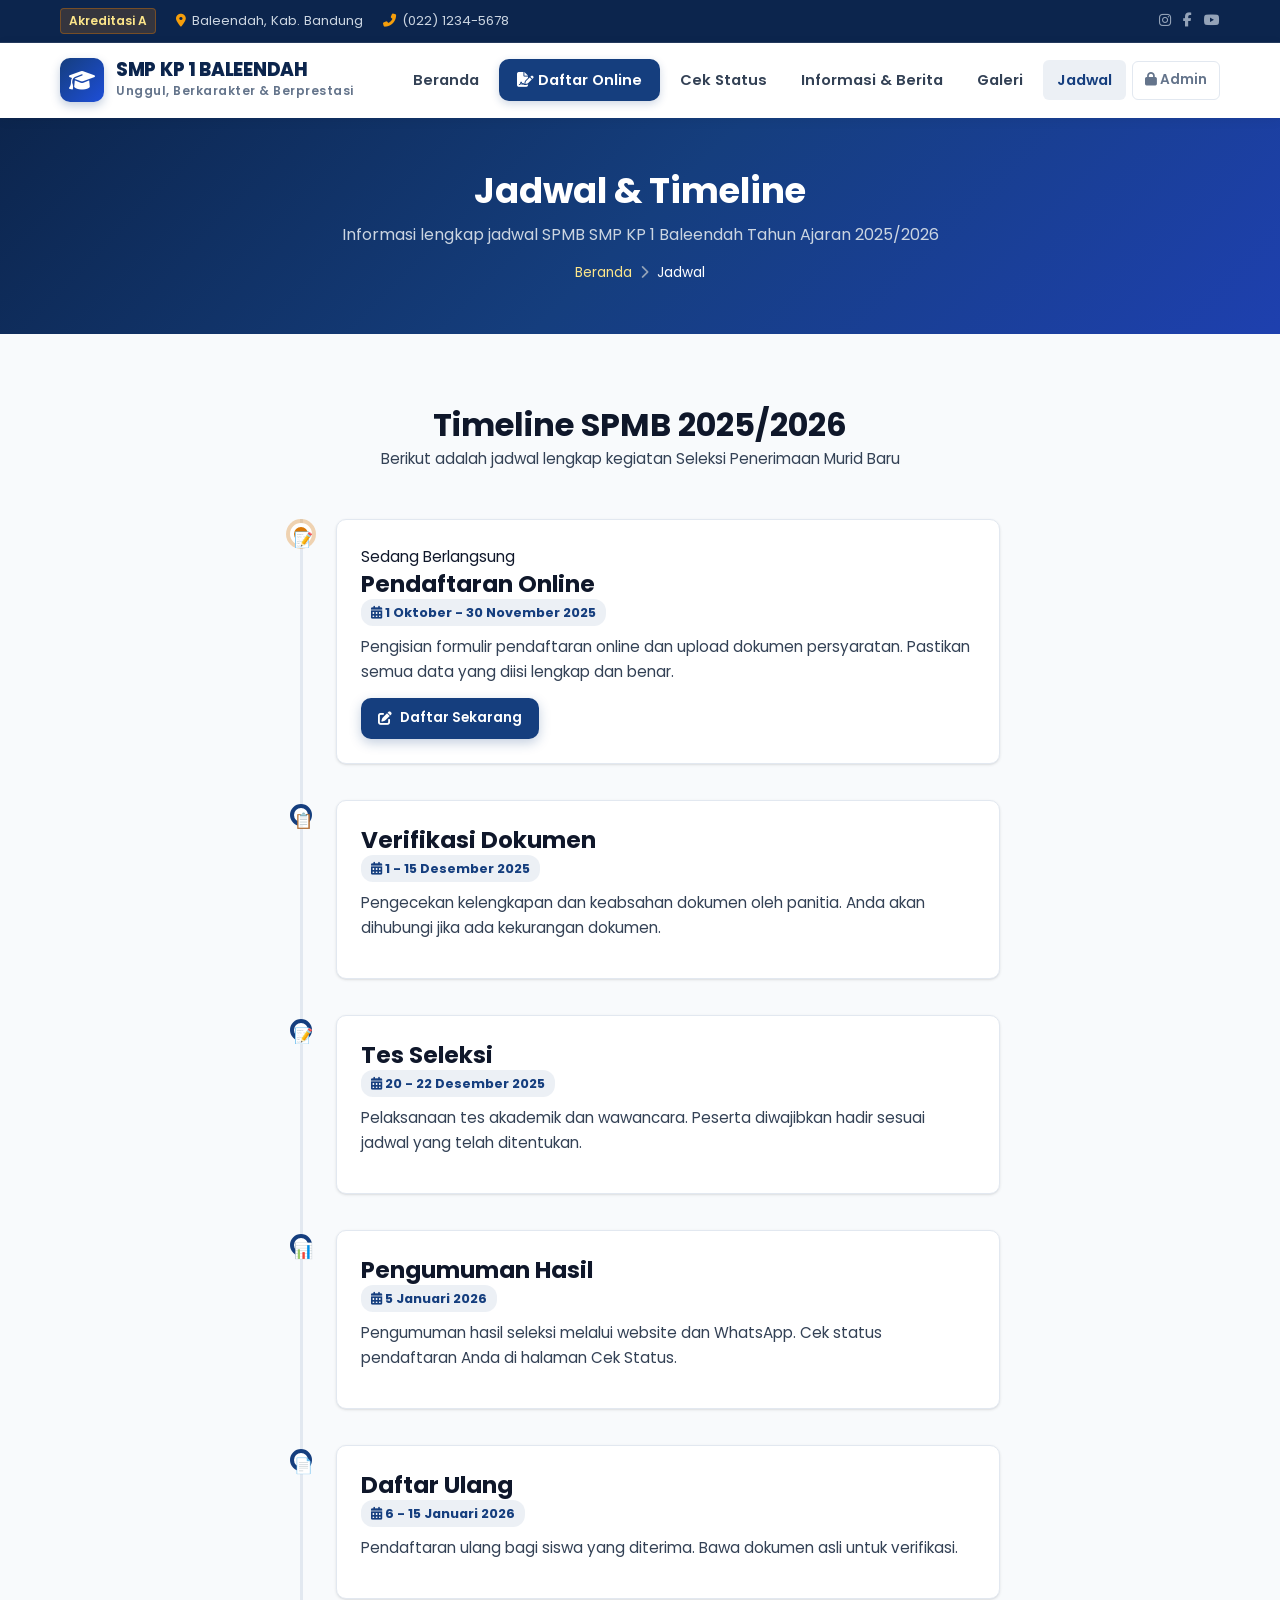
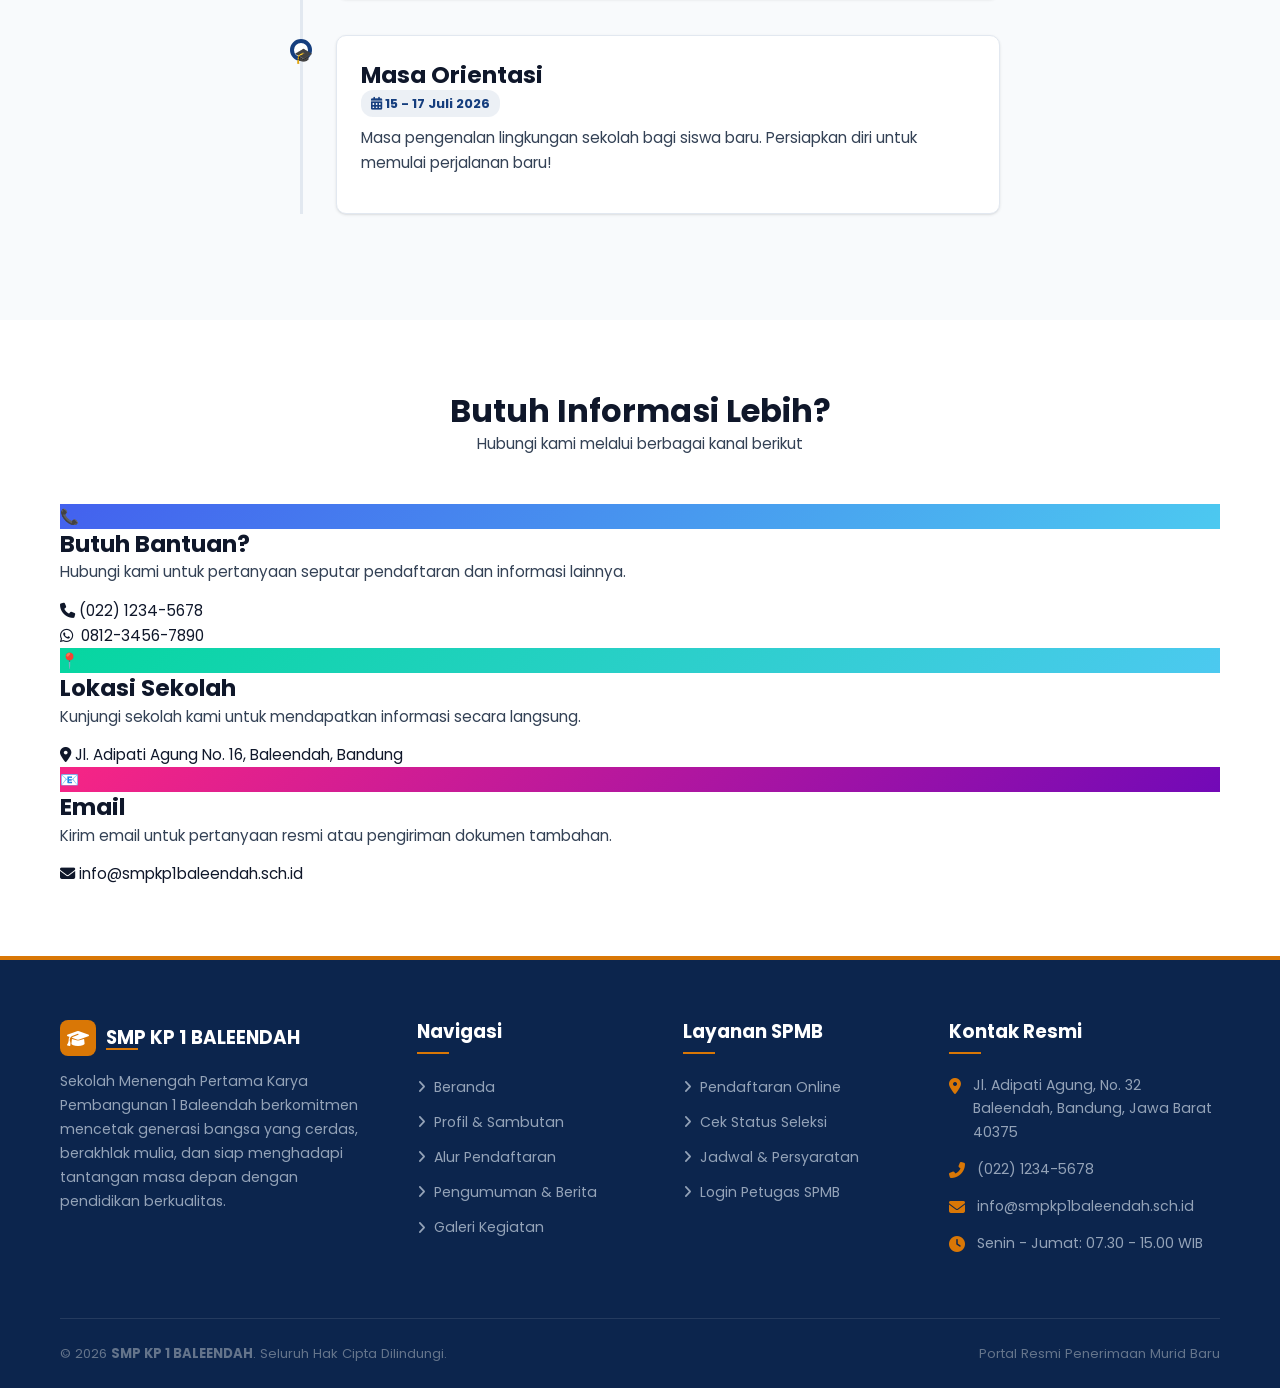
<file: jadwal.html>
<!DOCTYPE html>
<html lang="id">
<head>
    <meta charset="UTF-8">
    <meta name="viewport" content="width=device-width, initial-scale=1.0">
    <title>Jadwal Pendaftaran - SPMB SMP KP 1 BALEENDAH</title>
    <link href="https://fonts.googleapis.com/css2?family=Poppins:wght@300;400;500;600;700;800&display=swap" rel="stylesheet">
    <link rel="stylesheet" href="https://cdnjs.cloudflare.com/ajax/libs/font-awesome/6.4.0/css/all.min.css">
    <link href="https://unpkg.com/aos@2.3.1/dist/aos.css" rel="stylesheet">
    <link rel="stylesheet" href="/css/style.css">
</head>
<body>
    <!-- Topbar -->
    <div class="topbar">
        <div class="container topbar-container">
            <div class="topbar-info">
                <span class="topbar-badge" data-cms="akreditasi">Akreditasi A</span>
                <span class="topbar-info-item"><i class="fas fa-map-marker-alt"></i> <span data-cms="topbarAlamat">Baleendah, Kab. Bandung</span></span>
                <span class="topbar-info-item"><i class="fas fa-phone-alt"></i> <span data-cms="telepon">(022) 1234-5678</span></span>
            </div>
            <div class="topbar-social">
                <a href="#" data-cms-href="sosialInstagram" target="_blank"><i class="fab fa-instagram"></i></a>
                <a href="#" data-cms-href="sosialFacebook" target="_blank"><i class="fab fa-facebook-f"></i></a>
                <a href="#" data-cms-href="sosialYoutube" target="_blank"><i class="fab fa-youtube"></i></a>
            </div>
        </div>
    </div>

    <!-- Navbar -->
    <nav class="navbar">
        <div class="container nav-container">
            <a href="/" class="nav-logo">
                <div class="logo-symbol"><i class="fas fa-graduation-cap"></i></div>
                <div class="logo-text-group">
                    <span class="logo-main" data-cms="namaSekolah">SMP KP 1 BALEENDAH</span>
                    <span class="logo-sub" data-cms="taglineSekolah">Unggul, Berkarakter & Berprestasi</span>
                </div>
            </a>
            <div class="nav-menu" id="navMenu">
                <a href="/" class="nav-link">Beranda</a>
                <a href="/pendaftaran.html" class="nav-link nav-cta"><i class="fas fa-file-signature"></i> Daftar Online</a>
                <a href="/cek-status.html" class="nav-link">Cek Status</a>
                <a href="/pengumuman.html" class="nav-link">Informasi & Berita</a>
                <a href="/galeri.html" class="nav-link">Galeri</a>
                <a href="/jadwal.html" class="nav-link active">Jadwal</a>
                <a href="/admin/" class="nav-link nav-admin-link"><i class="fas fa-lock"></i> Admin</a>
            </div>
            <button class="nav-toggle" id="navToggle" aria-label="Menu">
                <span></span><span></span><span></span>
            </button>
        </div>
    </nav>

    <!-- Page Hero -->
    <section class="page-hero">
        <div class="page-hero-content">
            <h1 data-aos="fade-up">Jadwal & Timeline</h1>
            <p data-aos="fade-up" data-aos-delay="100">Informasi lengkap jadwal SPMB SMP KP 1 Baleendah Tahun Ajaran 2025/2026</p>
            <div class="breadcrumb" data-aos="fade-up" data-aos-delay="200">
                <a href="/">Beranda</a>
                <span><i class="fas fa-chevron-right"></i></span>
                <span class="current">Jadwal</span>
            </div>
        </div>
    </section>

    <!-- Timeline Section -->
    <section class="section">
        <div class="container">
            <div class="section-header" data-aos="fade-up">
                <h2 data-cms="jadwalSectionTitle">Timeline SPMB 2025/2026</h2>
                <p data-cms="jadwalSectionDesc">Berikut adalah jadwal lengkap kegiatan Seleksi Penerimaan Murid Baru</p>
            </div>

            <div class="timeline">
                <!-- Timeline Item 1 - ACTIVE -->
                <div class="timeline-item active" data-aos="fade-up" data-aos-delay="0">
                    <div class="timeline-dot">
                        <span>📝</span>
                    </div>
                    <div class="timeline-content">
                        <div class="timeline-badge active-badge">Sedang Berlangsung</div>
                        <h3 data-cms="jadwal1Title">Pendaftaran Online</h3>
                        <div class="timeline-date">
                            <i class="fas fa-calendar-alt"></i> <span data-cms="jadwal1Date">1 Oktober - 30 November 2025</span>
                        </div>
                        <p data-cms="jadwal1Desc">Pengisian formulir pendaftaran online dan upload dokumen persyaratan. Pastikan semua data yang diisi lengkap dan benar.</p>
                        <a href="/pendaftaran.html" class="btn btn-primary btn-sm">
                            <i class="fas fa-edit"></i> Daftar Sekarang
                        </a>
                    </div>
                </div>

                <!-- Timeline Item 2 -->
                <div class="timeline-item" data-aos="fade-up" data-aos-delay="100">
                    <div class="timeline-dot">
                        <span>📋</span>
                    </div>
                    <div class="timeline-content">
                        <h3 data-cms="jadwal2Title">Verifikasi Dokumen</h3>
                        <div class="timeline-date">
                            <i class="fas fa-calendar-alt"></i> <span data-cms="jadwal2Date">1 - 15 Desember 2025</span>
                        </div>
                        <p data-cms="jadwal2Desc">Pengecekan kelengkapan dan keabsahan dokumen oleh panitia. Anda akan dihubungi jika ada kekurangan dokumen.</p>
                    </div>
                </div>

                <!-- Timeline Item 3 -->
                <div class="timeline-item" data-aos="fade-up" data-aos-delay="200">
                    <div class="timeline-dot">
                        <span>📝</span>
                    </div>
                    <div class="timeline-content">
                        <h3 data-cms="jadwal3Title">Tes Seleksi</h3>
                        <div class="timeline-date">
                            <i class="fas fa-calendar-alt"></i> <span data-cms="jadwal3Date">20 - 22 Desember 2025</span>
                        </div>
                        <p data-cms="jadwal3Desc">Pelaksanaan tes akademik dan wawancara. Peserta diwajibkan hadir sesuai jadwal yang telah ditentukan.</p>
                    </div>
                </div>

                <!-- Timeline Item 4 -->
                <div class="timeline-item" data-aos="fade-up" data-aos-delay="0">
                    <div class="timeline-dot">
                        <span>📊</span>
                    </div>
                    <div class="timeline-content">
                        <h3 data-cms="jadwal4Title">Pengumuman Hasil</h3>
                        <div class="timeline-date">
                            <i class="fas fa-calendar-alt"></i> <span data-cms="jadwal4Date">5 Januari 2026</span>
                        </div>
                        <p data-cms="jadwal4Desc">Pengumuman hasil seleksi melalui website dan WhatsApp. Cek status pendaftaran Anda di halaman Cek Status.</p>
                    </div>
                </div>

                <!-- Timeline Item 5 -->
                <div class="timeline-item" data-aos="fade-up" data-aos-delay="100">
                    <div class="timeline-dot">
                        <span>📄</span>
                    </div>
                    <div class="timeline-content">
                        <h3 data-cms="jadwal5Title">Daftar Ulang</h3>
                        <div class="timeline-date">
                            <i class="fas fa-calendar-alt"></i> <span data-cms="jadwal5Date">6 - 15 Januari 2026</span>
                        </div>
                        <p data-cms="jadwal5Desc">Pendaftaran ulang bagi siswa yang diterima. Bawa dokumen asli untuk verifikasi.</p>
                    </div>
                </div>

                <!-- Timeline Item 6 -->
                <div class="timeline-item" data-aos="fade-up" data-aos-delay="200">
                    <div class="timeline-dot">
                        <span>🎓</span>
                    </div>
                    <div class="timeline-content">
                        <h3 data-cms="jadwal6Title">Masa Orientasi</h3>
                        <div class="timeline-date">
                            <i class="fas fa-calendar-alt"></i> <span data-cms="jadwal6Date">15 - 17 Juli 2026</span>
                        </div>
                        <p data-cms="jadwal6Desc">Masa pengenalan lingkungan sekolah bagi siswa baru. Persiapkan diri untuk memulai perjalanan baru!</p>
                    </div>
                </div>
            </div>
        </div>
    </section>

    <!-- Info Cards Section -->
    <section class="section section-alt">
        <div class="container">
            <div class="section-header" data-aos="fade-up">
                <h2>Butuh Informasi Lebih?</h2>
                <p>Hubungi kami melalui berbagai kanal berikut</p>
            </div>
            <div class="info-cards-grid">
                <!-- Card 1 -->
                <div class="info-card" data-aos="fade-up" data-aos-delay="0">
                    <div class="info-card-icon" style="background: linear-gradient(135deg, #4361EE, #4CC9F0);">
                        📞
                    </div>
                    <h3>Butuh Bantuan?</h3>
                    <p>Hubungi kami untuk pertanyaan seputar pendaftaran dan informasi lainnya.</p>
                    <div class="info-card-detail">
                        <i class="fas fa-phone"></i> <span data-cms="telepon">(022) 1234-5678</span>
                    </div>
                    <div class="info-card-detail">
                        <a href="https://wa.me/6281234567890" target="_blank" rel="noopener noreferrer" data-cms-wa="whatsapp" style="color:inherit;text-decoration:none;display:inline-flex;align-items:center;gap:8px;">
                            <i class="fab fa-whatsapp"></i> <span data-cms="whatsapp">0812-3456-7890</span>
                        </a>
                    </div>
                </div>

                <!-- Card 2 -->
                <div class="info-card" data-aos="fade-up" data-aos-delay="100">
                    <div class="info-card-icon" style="background: linear-gradient(135deg, #06D6A0, #4CC9F0);">
                        📍
                    </div>
                    <h3>Lokasi Sekolah</h3>
                    <p>Kunjungi sekolah kami untuk mendapatkan informasi secara langsung.</p>
                    <div class="info-card-detail">
                        <i class="fas fa-map-marker-alt"></i> <span data-cms="alamat">Jl. Adipati Agung No. 16, Baleendah, Bandung</span>
                    </div>
                </div>

                <!-- Card 3 -->
                <div class="info-card" data-aos="fade-up" data-aos-delay="200">
                    <div class="info-card-icon" style="background: linear-gradient(135deg, #F72585, #7209B7);">
                        📧
                    </div>
                    <h3>Email</h3>
                    <p>Kirim email untuk pertanyaan resmi atau pengiriman dokumen tambahan.</p>
                    <div class="info-card-detail">
                        <i class="fas fa-envelope"></i> <span data-cms="email">info@smpkp1baleendah.sch.id</span>
                    </div>
                </div>
            </div>
        </div>
    </section>

    <!-- Footer -->
    <footer class="footer-official" id="kontak">
        <div class="container">
            <div class="footer-grid">
                <!-- Col 1 -->
                <div class="footer-col footer-about">
                    <div style="display:flex;align-items:center;gap:10px;margin-bottom:14px;">
                        <div style="width:36px;height:36px;background:var(--secondary);border-radius:8px;display:flex;align-items:center;justify-content:center;color:#fff;font-size:1.1rem;">
                            <i class="fas fa-graduation-cap"></i>
                        </div>
                        <h3 style="margin:0;padding:0;border:none;color:#fff;" data-cms="namaSekolah">SMP KP 1 BALEENDAH</h3>
                    </div>
                    <p data-cms="deskripsi">
                        Sekolah Menengah Pertama Karya Pembangunan 1 Baleendah berkomitmen mencetak generasi bangsa yang cerdas, berakhlak mulia, dan siap menghadapi tantangan masa depan dengan pendidikan berkualitas.
                    </p>
                </div>

                <!-- Col 2 -->
                <div class="footer-col">
                    <h3>Navigasi</h3>
                    <ul class="footer-links">
                        <li><a href="/"><i class="fas fa-angle-right"></i> Beranda</a></li>
                        <li><a href="/#profil"><i class="fas fa-angle-right"></i> Profil & Sambutan</a></li>
                        <li><a href="/#alur"><i class="fas fa-angle-right"></i> Alur Pendaftaran</a></li>
                        <li><a href="/pengumuman.html"><i class="fas fa-angle-right"></i> Pengumuman & Berita</a></li>
                        <li><a href="/galeri.html"><i class="fas fa-angle-right"></i> Galeri Kegiatan</a></li>
                    </ul>
                </div>

                <!-- Col 3 -->
                <div class="footer-col">
                    <h3>Layanan SPMB</h3>
                    <ul class="footer-links">
                        <li><a href="/pendaftaran.html"><i class="fas fa-angle-right"></i> Pendaftaran Online</a></li>
                        <li><a href="/cek-status.html"><i class="fas fa-angle-right"></i> Cek Status Seleksi</a></li>
                        <li><a href="/jadwal.html"><i class="fas fa-angle-right"></i> Jadwal & Persyaratan</a></li>
                        <li><a href="/admin/"><i class="fas fa-angle-right"></i> Login Petugas SPMB</a></li>
                    </ul>
                </div>

                <!-- Col 4 -->
                <div class="footer-col">
                    <h3>Kontak Resmi</h3>
                    <ul class="footer-contact-list">
                        <li>
                            <i class="fas fa-map-marker-alt"></i>
                            <span data-cms="alamat">Jl. Adipati Agung, No. 32 Baleendah, Bandung, Jawa Barat 40375</span>
                        </li>
                        <li>
                            <i class="fas fa-phone-alt"></i>
                            <span data-cms="telepon">(022) 1234-5678</span>
                        </li>
                        <li>
                            <i class="fas fa-envelope"></i>
                            <span data-cms="email">info@smpkp1baleendah.sch.id</span>
                        </li>
                        <li>
                            <i class="fas fa-clock"></i>
                            <span data-cms="jamLayanan">Senin - Jumat: 07.30 - 15.00 WIB</span>
                        </li>
                    </ul>
                </div>
            </div>

            <div class="footer-bottom">
                <div>
                    &copy; <span id="currentYear">2026</span> <strong data-cms="namaSekolah">SMP KP 1 BALEENDAH</strong>. Seluruh Hak Cipta Dilindungi.
                </div>
                <div>
                    Portal Resmi Penerimaan Murid Baru
                </div>
            </div>
        </div>
    </footer>

    <script src="https://unpkg.com/aos@2.3.1/dist/aos.js"></script>
    <script src="/js/config.js"></script>
    <script src="/js/app.js"></script>
    <script>AOS.init({ duration: 800, once: true });</script>
</body>
</html>
</file>
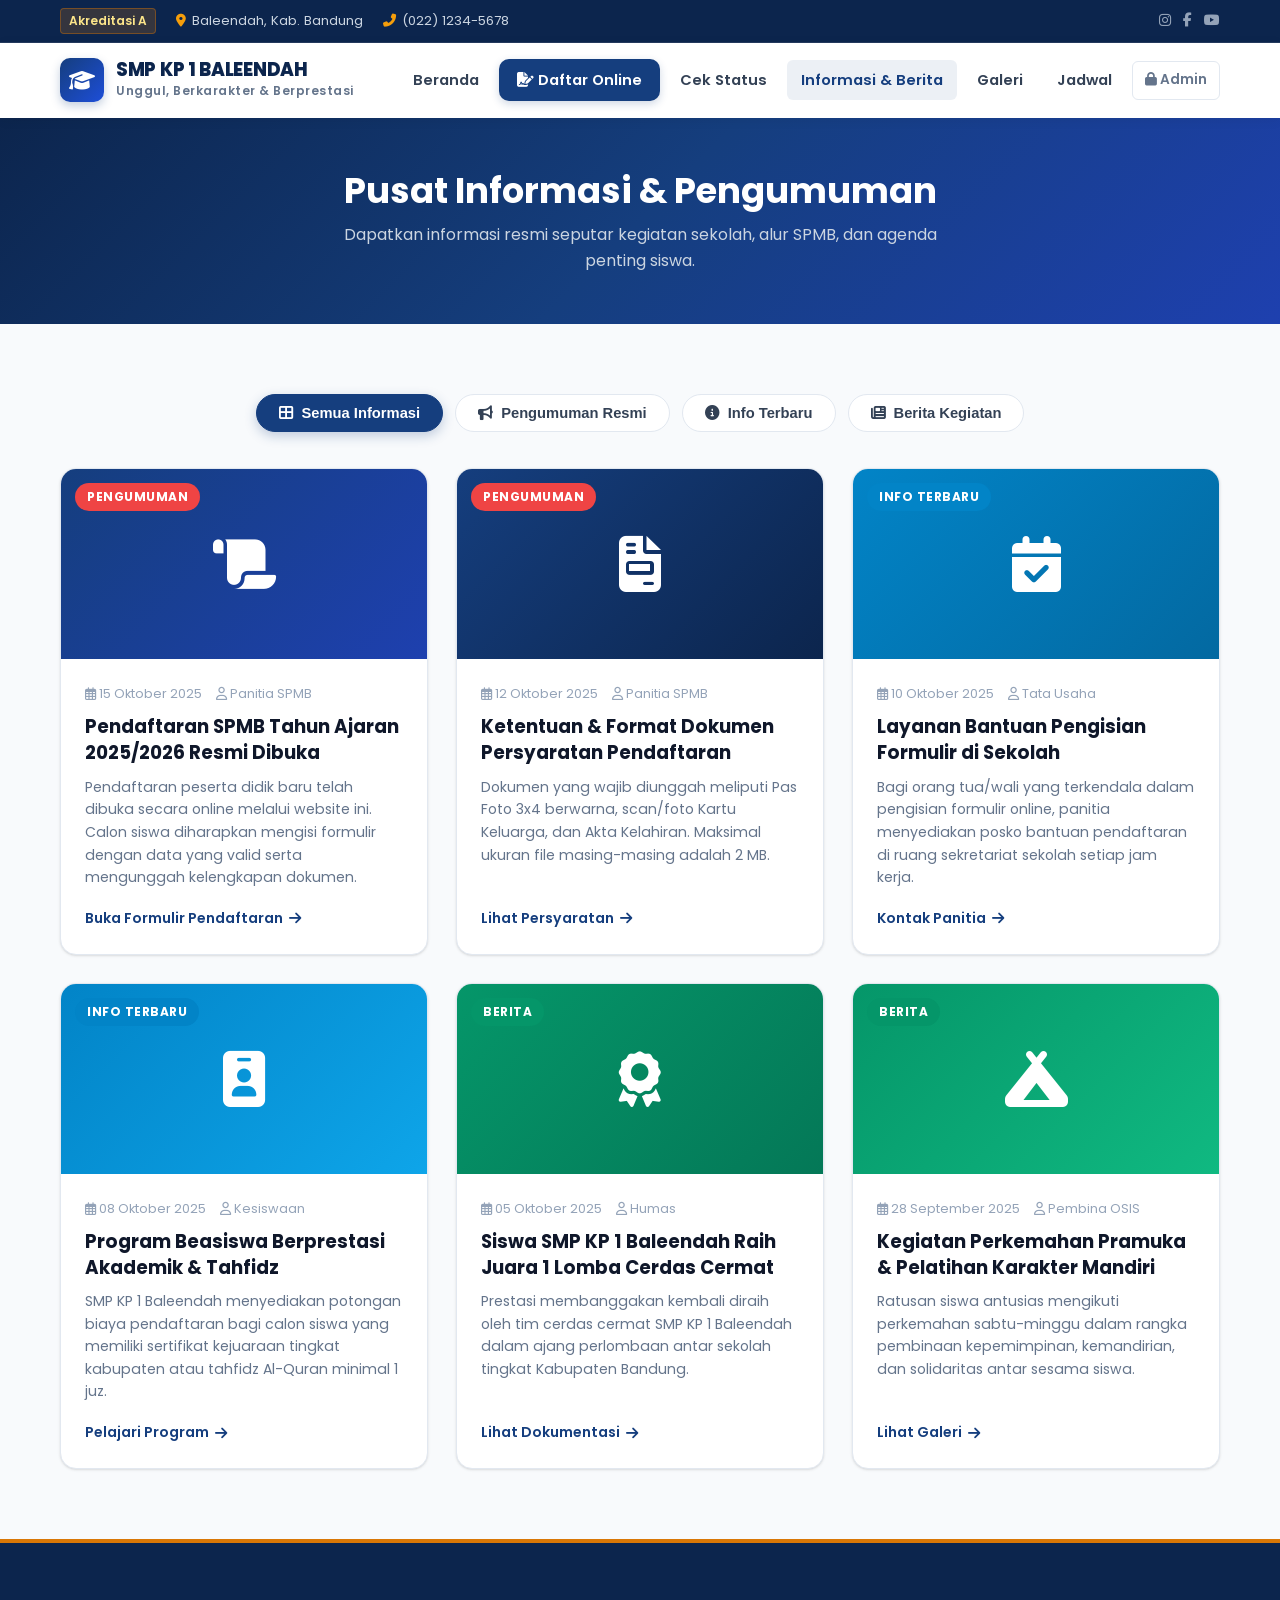
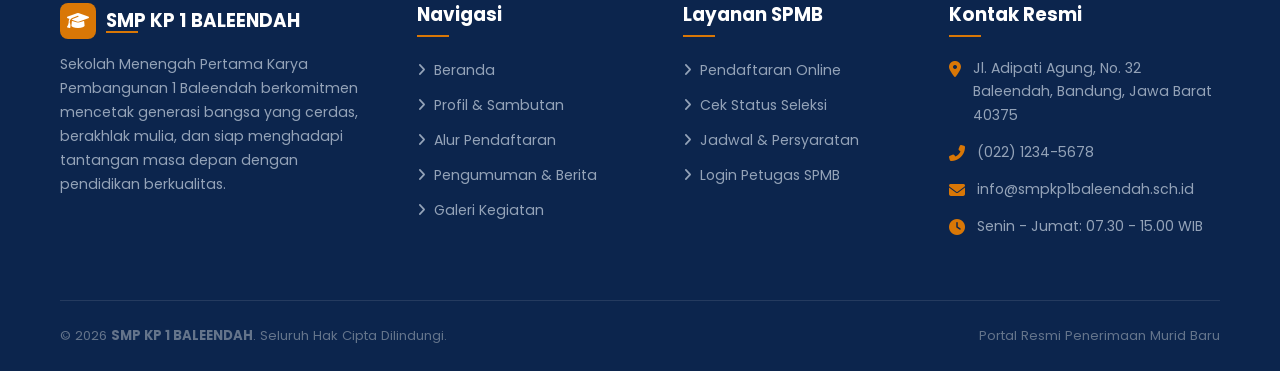
<file: pengumuman.html>
<!DOCTYPE html>
<html lang="id">
<head>
    <meta charset="UTF-8">
    <meta name="viewport" content="width=device-width, initial-scale=1.0">
    <title>Informasi, Pengumuman & Berita - SMP KP 1 BALEENDAH</title>
    <link href="https://fonts.googleapis.com/css2?family=Poppins:wght@300;400;500;600;700;800&display=swap" rel="stylesheet">
    <link rel="stylesheet" href="https://cdnjs.cloudflare.com/ajax/libs/font-awesome/6.4.0/css/all.min.css">
    <link rel="stylesheet" href="/css/style.css">
    <style>
        .page-banner {
            background: var(--gradient-hero);
            color: #ffffff;
            padding: 50px 0;
            text-align: center;
        }
        .page-banner h1 {
            color: #ffffff;
            font-size: 2.2rem;
            margin-bottom: 8px;
        }
        .page-banner p {
            color: #cbd5e1;
            font-size: 1rem;
            max-width: 600px;
            margin: 0 auto;
        }
    </style>
</head>
<body>
    <!-- Topbar -->
    <div class="topbar">
        <div class="container topbar-container">
            <div class="topbar-info">
                <span class="topbar-badge" data-cms="akreditasi">Akreditasi A</span>
                <span class="topbar-info-item"><i class="fas fa-map-marker-alt"></i> <span data-cms="topbarAlamat">Baleendah, Kab. Bandung</span></span>
                <span class="topbar-info-item"><i class="fas fa-phone-alt"></i> <span data-cms="telepon">(022) 1234-5678</span></span>
            </div>
            <div class="topbar-social">
                <a href="#"><i class="fab fa-instagram"></i></a>
                <a href="#"><i class="fab fa-facebook-f"></i></a>
                <a href="#"><i class="fab fa-youtube"></i></a>
            </div>
        </div>
    </div>

    <!-- Navbar -->
    <nav class="navbar">
        <div class="container nav-container">
            <a href="/" class="nav-logo">
                <div class="logo-symbol"><i class="fas fa-graduation-cap"></i></div>
                <div class="logo-text-group">
                    <span class="logo-main" data-cms="namaSekolah">SMP KP 1 BALEENDAH</span>
                    <span class="logo-sub" data-cms="taglineSekolah">Unggul, Berkarakter & Berprestasi</span>
                </div>
            </a>
            <div class="nav-menu" id="navMenu">
                <a href="/" class="nav-link">Beranda</a>
                <a href="/pendaftaran.html" class="nav-link nav-cta"><i class="fas fa-file-signature"></i> Daftar Online</a>
                <a href="/cek-status.html" class="nav-link">Cek Status</a>
                <a href="/pengumuman.html" class="nav-link active">Informasi & Berita</a>
                <a href="/galeri.html" class="nav-link">Galeri</a>
                <a href="/jadwal.html" class="nav-link">Jadwal</a>
                <a href="/admin/" class="nav-link nav-admin-link"><i class="fas fa-lock"></i> Admin</a>
            </div>
            <button class="nav-toggle" id="navToggle" aria-label="Menu">
                <span></span><span></span><span></span>
            </button>
        </div>
    </nav>

    <!-- Page Banner -->
    <section class="page-banner">
        <div class="container">
            <h1>Pusat Informasi & Pengumuman</h1>
            <p>Dapatkan informasi resmi seputar kegiatan sekolah, alur SPMB, dan agenda penting siswa.</p>
        </div>
    </section>

    <!-- Content Section -->
    <section class="section">
        <div class="container">
            <!-- Filter Tabs -->
            <div class="info-tabs">
                <button class="info-tab-btn active" data-filter="all"><i class="fas fa-th-large"></i> Semua Informasi</button>
                <button class="info-tab-btn" data-filter="pengumuman"><i class="fas fa-bullhorn"></i> Pengumuman Resmi</button>
                <button class="info-tab-btn" data-filter="info"><i class="fas fa-info-circle"></i> Info Terbaru</button>
                <button class="info-tab-btn" data-filter="berita"><i class="fas fa-newspaper"></i> Berita Kegiatan</button>
            </div>

            <!-- News Grid -->
            <div class="news-grid" id="newsGrid">
                <!-- 1. Pengumuman -->
                <div class="news-card" data-category="pengumuman">
                    <div class="news-header-thumb" style="background: linear-gradient(135deg, #153e7e, #1e40af);">
                        <span class="news-category-badge badge-pengumuman">Pengumuman</span>
                        <i class="fas fa-scroll"></i>
                    </div>
                    <div class="news-body">
                        <div class="news-meta">
                            <span><i class="far fa-calendar-alt"></i> <span data-cms="pengumuman1Date">15 Oktober 2025</span></span>
                            <span><i class="far fa-user"></i> <span data-cms="pengumuman1Author">Panitia SPMB</span></span>
                        </div>
                        <h3 class="news-title" data-cms="pengumuman1Title">Pendaftaran SPMB Tahun Ajaran 2025/2026 Resmi Dibuka</h3>
                        <p class="news-excerpt" data-cms="pengumuman1Excerpt">Pendaftaran peserta didik baru telah dibuka secara online melalui website ini. Calon siswa diharapkan mengisi formulir dengan data yang valid serta mengunggah kelengkapan dokumen.</p>
                        <a href="/pendaftaran.html" class="news-readmore">Buka Formulir Pendaftaran <i class="fas fa-arrow-right"></i></a>
                    </div>
                </div>

                <!-- 2. Pengumuman -->
                <div class="news-card" data-category="pengumuman">
                    <div class="news-header-thumb" style="background: linear-gradient(135deg, #153e7e, #0c254d);">
                        <span class="news-category-badge badge-pengumuman">Pengumuman</span>
                        <i class="fas fa-file-invoice"></i>
                    </div>
                    <div class="news-body">
                        <div class="news-meta">
                            <span><i class="far fa-calendar-alt"></i> <span data-cms="pengumuman2Date">12 Oktober 2025</span></span>
                            <span><i class="far fa-user"></i> <span data-cms="pengumuman2Author">Panitia SPMB</span></span>
                        </div>
                        <h3 class="news-title" data-cms="pengumuman2Title">Ketentuan & Format Dokumen Persyaratan Pendaftaran</h3>
                        <p class="news-excerpt" data-cms="pengumuman2Excerpt">Dokumen yang wajib diunggah meliputi Pas Foto 3x4 berwarna, scan/foto Kartu Keluarga, dan Akta Kelahiran. Maksimal ukuran file masing-masing adalah 2 MB.</p>
                        <a href="/jadwal.html" class="news-readmore">Lihat Persyaratan <i class="fas fa-arrow-right"></i></a>
                    </div>
                </div>

                <!-- 3. Info Terbaru -->
                <div class="news-card" data-category="info">
                    <div class="news-header-thumb" style="background: linear-gradient(135deg, #0284c7, #0369a1);">
                        <span class="news-category-badge badge-info">Info Terbaru</span>
                        <i class="fas fa-calendar-check"></i>
                    </div>
                    <div class="news-body">
                        <div class="news-meta">
                            <span><i class="far fa-calendar-alt"></i> <span data-cms="info1Date">10 Oktober 2025</span></span>
                            <span><i class="far fa-user"></i> <span data-cms="info1Author">Tata Usaha</span></span>
                        </div>
                        <h3 class="news-title" data-cms="info1Title">Layanan Bantuan Pengisian Formulir di Sekolah</h3>
                        <p class="news-excerpt" data-cms="info1Excerpt">Bagi orang tua/wali yang terkendala dalam pengisian formulir online, panitia menyediakan posko bantuan pendaftaran di ruang sekretariat sekolah setiap jam kerja.</p>
                        <a href="/#kontak" class="news-readmore">Kontak Panitia <i class="fas fa-arrow-right"></i></a>
                    </div>
                </div>

                <!-- 4. Info Terbaru -->
                <div class="news-card" data-category="info">
                    <div class="news-header-thumb" style="background: linear-gradient(135deg, #0284c7, #0ea5e9);">
                        <span class="news-category-badge badge-info">Info Terbaru</span>
                        <i class="fas fa-id-badge"></i>
                    </div>
                    <div class="news-body">
                        <div class="news-meta">
                            <span><i class="far fa-calendar-alt"></i> <span data-cms="info2Date">08 Oktober 2025</span></span>
                            <span><i class="far fa-user"></i> <span data-cms="info2Author">Kesiswaan</span></span>
                        </div>
                        <h3 class="news-title" data-cms="info2Title">Program Beasiswa Berprestasi Akademik & Tahfidz</h3>
                        <p class="news-excerpt" data-cms="info2Excerpt">SMP KP 1 Baleendah menyediakan potongan biaya pendaftaran bagi calon siswa yang memiliki sertifikat kejuaraan tingkat kabupaten atau tahfidz Al-Quran minimal 1 juz.</p>
                        <a href="/pendaftaran.html" class="news-readmore">Pelajari Program <i class="fas fa-arrow-right"></i></a>
                    </div>
                </div>

                <!-- 5. Berita -->
                <div class="news-card" data-category="berita">
                    <div class="news-header-thumb" style="background: linear-gradient(135deg, #059669, #047857);">
                        <span class="news-category-badge badge-berita">Berita</span>
                        <i class="fas fa-award"></i>
                    </div>
                    <div class="news-body">
                        <div class="news-meta">
                            <span><i class="far fa-calendar-alt"></i> <span data-cms="berita1Date">05 Oktober 2025</span></span>
                            <span><i class="far fa-user"></i> <span data-cms="berita1Author">Humas</span></span>
                        </div>
                        <h3 class="news-title" data-cms="berita1Title">Siswa SMP KP 1 Baleendah Raih Juara 1 Lomba Cerdas Cermat</h3>
                        <p class="news-excerpt" data-cms="berita1Excerpt">Prestasi membanggakan kembali diraih oleh tim cerdas cermat SMP KP 1 Baleendah dalam ajang perlombaan antar sekolah tingkat Kabupaten Bandung.</p>
                        <a href="/galeri.html" class="news-readmore">Lihat Dokumentasi <i class="fas fa-arrow-right"></i></a>
                    </div>
                </div>

                <!-- 6. Berita -->
                <div class="news-card" data-category="berita">
                    <div class="news-header-thumb" style="background: linear-gradient(135deg, #059669, #10b981);">
                        <span class="news-category-badge badge-berita">Berita</span>
                        <i class="fas fa-campground"></i>
                    </div>
                    <div class="news-body">
                        <div class="news-meta">
                            <span><i class="far fa-calendar-alt"></i> <span data-cms="berita2Date">28 September 2025</span></span>
                            <span><i class="far fa-user"></i> <span data-cms="berita2Author">Pembina OSIS</span></span>
                        </div>
                        <h3 class="news-title" data-cms="berita2Title">Kegiatan Perkemahan Pramuka & Pelatihan Karakter Mandiri</h3>
                        <p class="news-excerpt" data-cms="berita2Excerpt">Ratusan siswa antusias mengikuti perkemahan sabtu-minggu dalam rangka pembinaan kepemimpinan, kemandirian, dan solidaritas antar sesama siswa.</p>
                        <a href="/galeri.html" class="news-readmore">Lihat Galeri <i class="fas fa-arrow-right"></i></a>
                    </div>
                </div>
            </div>
        </div>
    </section>

    <!-- Footer -->
    <footer class="footer-official" id="kontak">
        <div class="container">
            <div class="footer-grid">
                <!-- Col 1 -->
                <div class="footer-col footer-about">
                    <div style="display:flex;align-items:center;gap:10px;margin-bottom:14px;">
                        <div style="width:36px;height:36px;background:var(--secondary);border-radius:8px;display:flex;align-items:center;justify-content:center;color:#fff;font-size:1.1rem;">
                            <i class="fas fa-graduation-cap"></i>
                        </div>
                        <h3 style="margin:0;padding:0;border:none;color:#fff;" data-cms="namaSekolah">SMP KP 1 BALEENDAH</h3>
                    </div>
                    <p data-cms="deskripsi">
                        Sekolah Menengah Pertama Karya Pembangunan 1 Baleendah berkomitmen mencetak generasi bangsa yang cerdas, berakhlak mulia, dan siap menghadapi tantangan masa depan dengan pendidikan berkualitas.
                    </p>
                </div>

                <!-- Col 2 -->
                <div class="footer-col">
                    <h3>Navigasi</h3>
                    <ul class="footer-links">
                        <li><a href="/"><i class="fas fa-angle-right"></i> Beranda</a></li>
                        <li><a href="/#profil"><i class="fas fa-angle-right"></i> Profil & Sambutan</a></li>
                        <li><a href="/#alur"><i class="fas fa-angle-right"></i> Alur Pendaftaran</a></li>
                        <li><a href="/pengumuman.html"><i class="fas fa-angle-right"></i> Pengumuman & Berita</a></li>
                        <li><a href="/galeri.html"><i class="fas fa-angle-right"></i> Galeri Kegiatan</a></li>
                    </ul>
                </div>

                <!-- Col 3 -->
                <div class="footer-col">
                    <h3>Layanan SPMB</h3>
                    <ul class="footer-links">
                        <li><a href="/pendaftaran.html"><i class="fas fa-angle-right"></i> Pendaftaran Online</a></li>
                        <li><a href="/cek-status.html"><i class="fas fa-angle-right"></i> Cek Status Seleksi</a></li>
                        <li><a href="/jadwal.html"><i class="fas fa-angle-right"></i> Jadwal & Persyaratan</a></li>
                        <li><a href="/admin/"><i class="fas fa-angle-right"></i> Login Petugas SPMB</a></li>
                    </ul>
                </div>

                <!-- Col 4 -->
                <div class="footer-col">
                    <h3>Kontak Resmi</h3>
                    <ul class="footer-contact-list">
                        <li>
                            <i class="fas fa-map-marker-alt"></i>
                            <span data-cms="alamat">Jl. Adipati Agung, No. 32 Baleendah, Bandung, Jawa Barat 40375</span>
                        </li>
                        <li>
                            <i class="fas fa-phone-alt"></i>
                            <span data-cms="telepon">(022) 1234-5678</span>
                        </li>
                        <li>
                            <i class="fas fa-envelope"></i>
                            <span data-cms="email">info@smpkp1baleendah.sch.id</span>
                        </li>
                        <li>
                            <i class="fas fa-clock"></i>
                            <span data-cms="jamLayanan">Senin - Jumat: 07.30 - 15.00 WIB</span>
                        </li>
                    </ul>
                </div>
            </div>

            <div class="footer-bottom">
                <div>
                    &copy; <span id="currentYear">2026</span> <strong data-cms="namaSekolah">SMP KP 1 BALEENDAH</strong>. Seluruh Hak Cipta Dilindungi.
                </div>
                <div>
                    Portal Resmi Penerimaan Murid Baru
                </div>
            </div>
        </div>
    </footer>

    <!-- Scripts -->
    <script src="/js/config.js"></script>
    <script src="/js/app.js"></script>
</body>
</html>
</file>
<file: css/style.css>
/* ==========================================================================
   SPMB SMP KP 1 BALEENDAH - Official School Portal Stylesheet
   Professional, Elegant, Structured & Modern Design
   ========================================================================== */

:root {
  /* Official School Palette (Navy Blue, Royal Blue, Emerald, Gold Accent) */
  --primary: #153e7e;          /* Deep School Navy */
  --primary-dark: #0c254d;     /* Midnight Navy */
  --primary-light: #2563eb;    /* Royal Blue */
  --secondary: #d97706;        /* Academic Gold */
  --secondary-light: #f59e0b;  /* Warm Gold */
  --secondary-dark: #b45309;   /* Deep Amber */
  --accent-cyan: #0284c7;      /* Sky Blue Accent */
  --accent-green: #059669;     /* Emerald Green */
  --success: #10b981;          /* Green Success */
  --warning: #f59e0b;          /* Amber Warning */
  --danger: #ef4444;           /* Crimson Danger */

  /* Backgrounds & Text */
  --bg-main: #f8fafc;          /* Crisp Off-White */
  --bg-card: #ffffff;          /* Pure White */
  --bg-subtle: #f1f5f9;        /* Slate Light */
  --text-dark: #0f172a;        /* Deep Slate */
  --text-medium: #334155;      /* Slate Medium */
  --text-light: #64748b;       /* Muted Slate */
  --text-muted: #94a3b8;       /* Subtle Grey */
  --border-color: #e2e8f0;     /* Border Grey */

  /* Gradients */
  --gradient-hero: linear-gradient(135deg, #0c254d 0%, #153e7e 50%, #1e40af 100%);
  --gradient-primary: linear-gradient(135deg, #153e7e 0%, #1d4ed8 100%);
  --gradient-gold: linear-gradient(135deg, #d97706 0%, #f59e0b 100%);
  --gradient-card: linear-gradient(180deg, #ffffff 0%, #f8fafc 100%);

  /* Shadows */
  --shadow-xs: 0 1px 2px 0 rgba(0, 0, 0, 0.05);
  --shadow-sm: 0 1px 3px 0 rgba(0, 0, 0, 0.1), 0 1px 2px -1px rgba(0, 0, 0, 0.1);
  --shadow-md: 0 4px 6px -1px rgba(0, 0, 0, 0.1), 0 2px 4px -2px rgba(0, 0, 0, 0.1);
  --shadow-lg: 0 10px 15px -3px rgba(0, 0, 0, 0.1), 0 4px 6px -4px rgba(0, 0, 0, 0.1);
  --shadow-xl: 0 20px 25px -5px rgba(0, 0, 0, 0.1), 0 8px 10px -6px rgba(0, 0, 0, 0.1);

  /* Radius */
  --radius-sm: 6px;
  --radius-md: 10px;
  --radius-lg: 16px;
  --radius-xl: 24px;
}

/* --------------------------------------------------------------------------
   RESET & BASE STYLES
   -------------------------------------------------------------------------- */
*, *::before, *::after {
  box-sizing: border-box;
  margin: 0;
  padding: 0;
}

html {
  scroll-behavior: smooth;
  font-size: 16px;
}

body {
  font-family: 'Poppins', -apple-system, BlinkMacSystemFont, "Segoe UI", Roboto, sans-serif;
  font-size: 0.95rem;
  line-height: 1.65;
  color: var(--text-dark);
  background-color: var(--bg-main);
  overflow-x: hidden;
  -webkit-font-smoothing: antialiased;
}

a {
  color: var(--primary-light);
  text-decoration: none;
  transition: all 0.25s ease;
}

a:hover {
  color: var(--primary-dark);
}

img {
  max-width: 100%;
  height: auto;
  display: block;
}

ul, ol {
  list-style: none;
}

h1, h2, h3, h4, h5, h6 {
  color: var(--text-dark);
  font-weight: 700;
  line-height: 1.3;
}

h1 { font-size: 2.6rem; }
h2 { font-size: 2rem; }
h3 { font-size: 1.45rem; }
h4 { font-size: 1.2rem; }
h5 { font-size: 1rem; }

p {
  color: var(--text-medium);
  margin-bottom: 0.85rem;
}

/* --------------------------------------------------------------------------
   LAYOUT UTILITIES
   -------------------------------------------------------------------------- */
.container {
  width: 100%;
  max-width: 1200px;
  margin-left: auto;
  margin-right: auto;
  padding-left: 20px;
  padding-right: 20px;
}

.section {
  padding: 70px 0;
  position: relative;
}

.section-alt {
  background-color: #ffffff;
}

.section-header {
  text-align: center;
  max-width: 720px;
  margin: 0 auto 48px auto;
}

.section-tag {
  display: inline-flex;
  align-items: center;
  gap: 6px;
  padding: 4px 14px;
  border-radius: 20px;
  background: rgba(21, 62, 126, 0.08);
  color: var(--primary);
  font-size: 0.82rem;
  font-weight: 700;
  text-transform: uppercase;
  letter-spacing: 0.8px;
  margin-bottom: 12px;
}

.section-title {
  font-size: 2.1rem;
  color: var(--text-dark);
  margin-bottom: 12px;
  position: relative;
}

.section-title::after {
  content: '';
  display: block;
  width: 50px;
  height: 3px;
  background: var(--secondary);
  margin: 12px auto 0 auto;
  border-radius: 2px;
}

.section-subtitle {
  font-size: 1.02rem;
  color: var(--text-light);
  line-height: 1.6;
}

/* --------------------------------------------------------------------------
   TOPBAR & RUNNING ANNOUNCEMENT
   -------------------------------------------------------------------------- */
.topbar {
  background-color: var(--primary-dark);
  color: #e2e8f0;
  font-size: 0.82rem;
  padding: 8px 0;
  border-bottom: 1px solid rgba(255, 255, 255, 0.1);
}

.topbar-container {
  display: flex;
  justify-content: space-between;
  align-items: center;
  flex-wrap: wrap;
  gap: 12px;
}

.topbar-info {
  display: flex;
  align-items: center;
  gap: 20px;
  flex-wrap: wrap;
}

.topbar-info-item {
  display: flex;
  align-items: center;
  gap: 6px;
  color: #cbd5e1;
}

.topbar-info-item i {
  color: var(--secondary-light);
}

.topbar-info-item a {
  color: #cbd5e1;
}

.topbar-info-item a:hover {
  color: #ffffff;
}

.topbar-badge {
  background: rgba(217, 119, 6, 0.2);
  color: #fde68a;
  border: 1px solid rgba(217, 119, 6, 0.4);
  padding: 2px 8px;
  border-radius: 4px;
  font-weight: 600;
  font-size: 0.75rem;
}

.topbar-social {
  display: flex;
  align-items: center;
  gap: 12px;
}

.topbar-social a {
  color: #94a3b8;
  font-size: 0.88rem;
  transition: color 0.2s;
}

.topbar-social a:hover {
  color: #ffffff;
}

/* Running Text Announcement */
.announcement-bar {
  background: #fef3c7;
  border-bottom: 1px solid #fde68a;
  padding: 6px 0;
  font-size: 0.85rem;
  color: #92400e;
  overflow: hidden;
  position: relative;
}

.announcement-inner {
  display: flex;
  align-items: center;
  gap: 14px;
}

.announcement-badge {
  background: #d97706;
  color: #ffffff;
  padding: 2px 10px;
  border-radius: 12px;
  font-size: 0.74rem;
  font-weight: 700;
  white-space: nowrap;
}

.announcement-text {
  flex: 1;
  white-space: nowrap;
  overflow: hidden;
  text-overflow: ellipsis;
  font-weight: 500;
}

/* --------------------------------------------------------------------------
   NAVBAR
   -------------------------------------------------------------------------- */
.navbar {
  background-color: #ffffff;
  box-shadow: 0 2px 12px rgba(0, 0, 0, 0.06);
  position: sticky;
  top: 0;
  z-index: 1000;
  transition: all 0.3s ease;
}

.nav-container {
  display: flex;
  justify-content: space-between;
  align-items: center;
  height: 75px;
}

.nav-logo {
  display: flex;
  align-items: center;
  gap: 12px;
  text-decoration: none;
}

.logo-symbol {
  width: 44px;
  height: 44px;
  background: var(--gradient-primary);
  border-radius: 10px;
  display: flex;
  align-items: center;
  justify-content: center;
  color: #ffffff;
  font-size: 1.3rem;
  box-shadow: 0 4px 10px rgba(21, 62, 126, 0.25);
}

.logo-text-group {
  display: flex;
  flex-direction: column;
}

.logo-main {
  font-size: 1.15rem;
  font-weight: 800;
  color: var(--primary-dark);
  letter-spacing: -0.3px;
  line-height: 1.2;
}

.logo-sub {
  font-size: 0.75rem;
  color: var(--text-light);
  font-weight: 600;
  letter-spacing: 0.5px;
}

.nav-menu {
  display: flex;
  align-items: center;
  gap: 6px;
}

.nav-link {
  padding: 8px 14px;
  color: var(--text-medium);
  font-weight: 600;
  font-size: 0.92rem;
  border-radius: var(--radius-sm);
  transition: all 0.2s ease;
  position: relative;
}

.nav-link:hover {
  color: var(--primary);
  background: var(--bg-subtle);
}

.nav-link.active {
  color: var(--primary);
  background: rgba(21, 62, 126, 0.08);
}

.nav-cta {
  background: var(--primary);
  color: #ffffff !important;
  padding: 9px 18px;
  border-radius: var(--radius-md);
  font-weight: 600;
  box-shadow: 0 3px 8px rgba(21, 62, 126, 0.2);
}

.nav-cta:hover {
  background: var(--primary-dark) !important;
  transform: translateY(-1px);
}

.nav-admin-link {
  color: var(--text-light);
  font-size: 0.85rem;
  border: 1px solid var(--border-color);
  padding: 7px 12px;
  border-radius: var(--radius-sm);
}

.nav-admin-link:hover {
  border-color: var(--primary);
  color: var(--primary);
  background: #ffffff;
}

.nav-toggle {
  display: none;
  background: transparent;
  border: none;
  cursor: pointer;
  flex-direction: column;
  gap: 5px;
  padding: 6px;
}

.nav-toggle span {
  width: 26px;
  height: 2.5px;
  background: var(--primary-dark);
  border-radius: 2px;
  transition: all 0.3s ease;
}

/* --------------------------------------------------------------------------
   HERO SECTION (OFFICIAL SCHOOL PORTAL STYLE)
   -------------------------------------------------------------------------- */
.hero-portal {
  background: var(--gradient-hero);
  color: #ffffff;
  padding: 85px 0 100px 0;
  position: relative;
  overflow: hidden;
}

.hero-portal::before {
  content: '';
  position: absolute;
  inset: 0;
  background: radial-gradient(circle at 80% 20%, rgba(217, 119, 6, 0.15) 0%, transparent 60%);
  pointer-events: none;
}

.hero-portal-grid {
  display: grid;
  grid-template-columns: 1.15fr 0.85fr;
  align-items: center;
  gap: 40px;
  position: relative;
  z-index: 2;
}

.hero-portal-content {
  text-align: left;
}

.hero-pill {
  display: inline-flex;
  align-items: center;
  gap: 8px;
  background: rgba(255, 255, 255, 0.12);
  border: 1px solid rgba(255, 255, 255, 0.25);
  backdrop-filter: blur(8px);
  padding: 6px 16px;
  border-radius: 30px;
  font-size: 0.84rem;
  font-weight: 600;
  color: #fde68a;
  margin-bottom: 20px;
}

.hero-pill i {
  color: #f59e0b;
}

.hero-portal-title {
  font-size: 2.8rem;
  font-weight: 800;
  line-height: 1.22;
  color: #ffffff;
  margin-bottom: 18px;
}

.hero-portal-title .highlight {
  color: #fde68a;
  display: block;
}

.hero-portal-subtitle {
  font-size: 1.08rem;
  line-height: 1.7;
  color: #cbd5e1;
  margin-bottom: 32px;
  max-width: 580px;
}

.hero-actions {
  display: flex;
  align-items: center;
  gap: 16px;
  flex-wrap: wrap;
  margin-bottom: 40px;
}

.hero-stats-row {
  display: grid;
  grid-template-columns: repeat(4, 1fr);
  gap: 16px;
  padding-top: 28px;
  border-top: 1px solid rgba(255, 255, 255, 0.15);
}

.hero-stat-card {
  text-align: left;
}

.hero-stat-num {
  font-size: 1.7rem;
  font-weight: 800;
  color: #fde68a;
  line-height: 1.2;
}

.hero-stat-desc {
  font-size: 0.8rem;
  color: #94a3b8;
  font-weight: 500;
}

/* Hero Right Card (SPMB Quick Widget) */
.hero-widget-card {
  background: #ffffff;
  color: var(--text-dark);
  border-radius: var(--radius-lg);
  padding: 32px;
  box-shadow: 0 20px 40px rgba(0, 0, 0, 0.25);
  border: 1px solid rgba(255, 255, 255, 0.1);
  position: relative;
}

.hero-widget-badge {
  display: inline-block;
  background: #dcfce7;
  color: #166534;
  font-size: 0.78rem;
  font-weight: 700;
  padding: 4px 10px;
  border-radius: 6px;
  margin-bottom: 12px;
}

.hero-widget-title {
  font-size: 1.4rem;
  color: var(--primary-dark);
  margin-bottom: 8px;
}

.hero-widget-desc {
  font-size: 0.9rem;
  color: var(--text-light);
  margin-bottom: 24px;
}

.widget-timeline {
  display: flex;
  flex-direction: column;
  gap: 14px;
  margin-bottom: 24px;
}

.widget-timeline-item {
  display: flex;
  align-items: flex-start;
  gap: 12px;
}

.widget-timeline-icon {
  width: 32px;
  height: 32px;
  background: rgba(21, 62, 126, 0.08);
  color: var(--primary);
  border-radius: 50%;
  display: flex;
  align-items: center;
  justify-content: center;
  font-size: 0.85rem;
  flex-shrink: 0;
  margin-top: 2px;
}

.widget-timeline-text h4 {
  font-size: 0.92rem;
  color: var(--text-dark);
  margin-bottom: 2px;
}

.widget-timeline-text p {
  font-size: 0.8rem;
  color: var(--text-light);
  margin-bottom: 0;
}

/* --------------------------------------------------------------------------
   BUTTONS
   -------------------------------------------------------------------------- */
.btn {
  display: inline-flex;
  align-items: center;
  justify-content: center;
  gap: 8px;
  padding: 12px 24px;
  font-size: 0.95rem;
  font-weight: 600;
  border-radius: var(--radius-md);
  border: 1px solid transparent;
  cursor: pointer;
  transition: all 0.25s ease;
  font-family: inherit;
  text-decoration: none;
}

.btn-primary {
  background: var(--primary);
  color: #ffffff;
  box-shadow: 0 4px 12px rgba(21, 62, 126, 0.25);
}

.btn-primary:hover {
  background: var(--primary-dark);
  color: #ffffff;
  transform: translateY(-2px);
  box-shadow: 0 6px 18px rgba(21, 62, 126, 0.35);
}

.btn-gold {
  background: var(--secondary);
  color: #ffffff;
  box-shadow: 0 4px 12px rgba(217, 119, 6, 0.3);
}

.btn-gold:hover {
  background: var(--secondary-dark);
  color: #ffffff;
  transform: translateY(-2px);
}

.btn-outline-white {
  background: rgba(255, 255, 255, 0.1);
  color: #ffffff;
  border-color: rgba(255, 255, 255, 0.3);
  backdrop-filter: blur(4px);
}

.btn-outline-white:hover {
  background: #ffffff;
  color: var(--primary-dark);
  border-color: #ffffff;
  transform: translateY(-2px);
}

.btn-outline {
  background: transparent;
  color: var(--primary);
  border-color: var(--primary);
}

.btn-outline:hover {
  background: var(--primary);
  color: #ffffff;
}

.btn-secondary {
  background: var(--bg-subtle);
  color: var(--text-medium);
  border-color: var(--border-color);
}

.btn-secondary:hover {
  background: #e2e8f0;
  color: var(--text-dark);
}

.btn-success {
  background: var(--success);
  color: #ffffff;
}

.btn-success:hover {
  background: #059669;
}

.btn-danger {
  background: var(--danger);
  color: #ffffff;
}

.btn-block {
  width: 100%;
}

.btn-sm {
  padding: 8px 16px;
  font-size: 0.85rem;
}

.btn-lg {
  padding: 14px 28px;
  font-size: 1.02rem;
}

/* --------------------------------------------------------------------------
   SAMBUTAN KEPALA SEKOLAH SECTION
   -------------------------------------------------------------------------- */
.sambutan-box {
  background: #ffffff;
  border-radius: var(--radius-xl);
  padding: 48px;
  box-shadow: var(--shadow-sm);
  border: 1px solid var(--border-color);
  display: grid;
  grid-template-columns: 280px 1fr;
  gap: 40px;
  align-items: center;
}

.kepsek-photo-col {
  text-align: center;
}

.kepsek-img-wrapper {
  width: 220px;
  height: 260px;
  margin: 0 auto 16px auto;
  border-radius: var(--radius-lg);
  overflow: hidden;
  box-shadow: var(--shadow-md);
  border: 4px solid #ffffff;
  background: var(--bg-subtle);
  position: relative;
}

.kepsek-img-wrapper img {
  width: 100%;
  height: 100%;
  object-fit: cover;
}

.kepsek-placeholder {
  width: 100%;
  height: 100%;
  background: linear-gradient(135deg, #153e7e 0%, #1e40af 100%);
  display: flex;
  flex-direction: column;
  align-items: center;
  justify-content: center;
  color: #ffffff;
  font-size: 4rem;
}

.kepsek-name {
  font-size: 1.15rem;
  font-weight: 700;
  color: var(--text-dark);
  margin-bottom: 2px;
}

.kepsek-title {
  font-size: 0.85rem;
  color: var(--secondary);
  font-weight: 600;
}

.sambutan-content {
  position: relative;
}

.sambutan-quote-icon {
  font-size: 2.4rem;
  color: rgba(21, 62, 126, 0.15);
  margin-bottom: 12px;
}

.sambutan-text {
  font-size: 1.02rem;
  line-height: 1.8;
  color: var(--text-medium);
  margin-bottom: 24px;
}

/* --------------------------------------------------------------------------
   VISI & MISI SECTION
   -------------------------------------------------------------------------- */
.visi-misi-grid {
  display: grid;
  grid-template-columns: 1fr 1.2fr;
  gap: 32px;
}

.visi-card, .misi-card {
  background: #ffffff;
  border-radius: var(--radius-lg);
  padding: 36px;
  box-shadow: var(--shadow-sm);
  border: 1px solid var(--border-color);
  height: 100%;
}

.visi-card {
  background: linear-gradient(135deg, #ffffff 0%, #f0fdf4 100%);
  border-left: 5px solid var(--accent-green);
}

.misi-card {
  background: linear-gradient(135deg, #ffffff 0%, #eff6ff 100%);
  border-left: 5px solid var(--primary);
}

.card-header-icon {
  width: 48px;
  height: 48px;
  border-radius: 12px;
  display: flex;
  align-items: center;
  justify-content: center;
  font-size: 1.4rem;
  margin-bottom: 18px;
}

.visi-card .card-header-icon {
  background: rgba(5, 150, 105, 0.1);
  color: var(--accent-green);
}

.misi-card .card-header-icon {
  background: rgba(21, 62, 126, 0.1);
  color: var(--primary);
}

.misi-list {
  display: flex;
  flex-direction: column;
  gap: 14px;
  margin-top: 16px;
}

.misi-item {
  display: flex;
  align-items: flex-start;
  gap: 12px;
}

.misi-num {
  width: 26px;
  height: 26px;
  background: var(--primary);
  color: #ffffff;
  border-radius: 50%;
  font-size: 0.78rem;
  font-weight: 700;
  display: flex;
  align-items: center;
  justify-content: center;
  flex-shrink: 0;
  margin-top: 2px;
}

/* --------------------------------------------------------------------------
   PROGRAM UNGGULAN & VALUES
   -------------------------------------------------------------------------- */
.program-grid {
  display: grid;
  grid-template-columns: repeat(auto-fit, minmax(260px, 1fr));
  gap: 24px;
}

.program-card {
  background: #ffffff;
  border-radius: var(--radius-lg);
  padding: 32px 28px;
  box-shadow: var(--shadow-sm);
  border: 1px solid var(--border-color);
  transition: all 0.3s ease;
  position: relative;
  overflow: hidden;
}

.program-card:hover {
  transform: translateY(-6px);
  box-shadow: var(--shadow-md);
  border-color: rgba(21, 62, 126, 0.3);
}

.program-icon {
  width: 58px;
  height: 58px;
  border-radius: 14px;
  background: var(--bg-subtle);
  color: var(--primary);
  display: flex;
  align-items: center;
  justify-content: center;
  font-size: 1.6rem;
  margin-bottom: 20px;
  transition: all 0.3s;
}

.program-card:hover .program-icon {
  background: var(--primary);
  color: #ffffff;
}

.program-card h3 {
  font-size: 1.22rem;
  margin-bottom: 10px;
}

/* --------------------------------------------------------------------------
   ALUR PENDAFTARAN SPMB
   -------------------------------------------------------------------------- */
.alur-grid {
  display: grid;
  grid-template-columns: repeat(4, 1fr);
  gap: 24px;
  position: relative;
}

.alur-card {
  background: #ffffff;
  border-radius: var(--radius-lg);
  padding: 32px 24px;
  text-align: center;
  box-shadow: var(--shadow-sm);
  border: 1px solid var(--border-color);
  position: relative;
  transition: all 0.3s ease;
}

.alur-card:hover {
  transform: translateY(-4px);
  box-shadow: var(--shadow-md);
}

.alur-step-badge {
  width: 44px;
  height: 44px;
  background: var(--gradient-primary);
  color: #ffffff;
  border-radius: 50%;
  font-size: 1.1rem;
  font-weight: 800;
  display: flex;
  align-items: center;
  justify-content: center;
  margin: 0 auto 18px auto;
  box-shadow: 0 4px 10px rgba(21, 62, 126, 0.25);
}

.alur-card h3 {
  font-size: 1.1rem;
  margin-bottom: 8px;
}

.alur-card p {
  font-size: 0.88rem;
  color: var(--text-light);
  margin-bottom: 0;
}

/* --------------------------------------------------------------------------
   INFORMASI & PENGUMUMAN (TABS: PENGUMUMAN / INFO TERBARU / BERITA)
   -------------------------------------------------------------------------- */
.info-tabs {
  display: flex;
  justify-content: center;
  gap: 12px;
  margin-bottom: 36px;
  flex-wrap: wrap;
}

.info-tab-btn {
  padding: 10px 22px;
  border-radius: 30px;
  background: #ffffff;
  border: 1px solid var(--border-color);
  color: var(--text-medium);
  font-size: 0.92rem;
  font-weight: 600;
  cursor: pointer;
  transition: all 0.25s ease;
  display: flex;
  align-items: center;
  gap: 8px;
}

.info-tab-btn:hover {
  border-color: var(--primary);
  color: var(--primary);
}

.info-tab-btn.active {
  background: var(--primary);
  color: #ffffff;
  border-color: var(--primary);
  box-shadow: 0 4px 12px rgba(21, 62, 126, 0.25);
}

.news-grid {
  display: grid;
  grid-template-columns: repeat(auto-fill, minmax(340px, 1fr));
  gap: 28px;
}

.news-card {
  background: #ffffff;
  border-radius: var(--radius-lg);
  overflow: hidden;
  box-shadow: var(--shadow-sm);
  border: 1px solid var(--border-color);
  transition: all 0.3s ease;
  display: flex;
  flex-direction: column;
}

.news-card:hover {
  transform: translateY(-5px);
  box-shadow: var(--shadow-md);
}

.news-header-thumb {
  height: 190px;
  background: linear-gradient(135deg, #153e7e 0%, #1e40af 100%);
  display: flex;
  align-items: center;
  justify-content: center;
  color: #ffffff;
  font-size: 3.5rem;
  position: relative;
}

.news-category-badge {
  position: absolute;
  top: 14px;
  left: 14px;
  padding: 4px 12px;
  border-radius: 20px;
  font-size: 0.75rem;
  font-weight: 700;
  text-transform: uppercase;
  letter-spacing: 0.5px;
}

.badge-pengumuman {
  background: #ef4444;
  color: #ffffff;
}

.badge-info {
  background: #0284c7;
  color: #ffffff;
}

.badge-berita {
  background: #059669;
  color: #ffffff;
}

.news-body {
  padding: 24px;
  flex: 1;
  display: flex;
  flex-direction: column;
}

.news-meta {
  display: flex;
  align-items: center;
  gap: 14px;
  font-size: 0.8rem;
  color: var(--text-muted);
  margin-bottom: 10px;
}

.news-title {
  font-size: 1.15rem;
  color: var(--text-dark);
  margin-bottom: 10px;
  line-height: 1.4;
}

.news-excerpt {
  font-size: 0.88rem;
  color: var(--text-light);
  line-height: 1.6;
  margin-bottom: 18px;
  flex: 1;
}

.news-readmore {
  display: inline-flex;
  align-items: center;
  gap: 6px;
  font-size: 0.88rem;
  font-weight: 600;
  color: var(--primary);
}

/* --------------------------------------------------------------------------
   CTA SECTION
   -------------------------------------------------------------------------- */
.cta-banner {
  background: var(--gradient-hero);
  color: #ffffff;
  border-radius: var(--radius-xl);
  padding: 60px 48px;
  text-align: center;
  position: relative;
  overflow: hidden;
  box-shadow: var(--shadow-lg);
}

.cta-banner h2 {
  color: #ffffff;
  font-size: 2.2rem;
  margin-bottom: 14px;
}

.cta-banner p {
  color: #cbd5e1;
  font-size: 1.05rem;
  max-width: 650px;
  margin: 0 auto 32px auto;
}

/* --------------------------------------------------------------------------
   FOOTER (OFFICIAL SCHOOL FOOTER)
   -------------------------------------------------------------------------- */
.footer-official {
  background: var(--primary-dark);
  color: #cbd5e1;
  padding-top: 60px;
  border-top: 4px solid var(--secondary);
}

.footer-grid {
  display: grid;
  grid-template-columns: 1.4fr 1fr 1fr 1.2fr;
  gap: 40px;
  padding-bottom: 48px;
  border-bottom: 1px solid rgba(255, 255, 255, 0.1);
}

.footer-col h3 {
  color: #ffffff;
  font-size: 1.15rem;
  margin-bottom: 20px;
  position: relative;
  padding-bottom: 10px;
}

.footer-col h3::after {
  content: '';
  position: absolute;
  bottom: 0;
  left: 0;
  width: 32px;
  height: 2px;
  background: var(--secondary);
}

.footer-about p {
  color: #94a3b8;
  font-size: 0.88rem;
  line-height: 1.7;
  margin-bottom: 20px;
}

.footer-links li {
  margin-bottom: 10px;
}

.footer-links a {
  color: #94a3b8;
  font-size: 0.88rem;
  display: inline-flex;
  align-items: center;
  gap: 8px;
}

.footer-links a:hover {
  color: #ffffff;
  transform: translateX(4px);
}

.footer-contact-list li {
  display: flex;
  align-items: flex-start;
  gap: 12px;
  color: #94a3b8;
  font-size: 0.88rem;
  margin-bottom: 14px;
}

.footer-contact-list i {
  color: var(--secondary);
  font-size: 1rem;
  margin-top: 4px;
}

.footer-bottom {
  padding: 24px 0;
  display: flex;
  justify-content: space-between;
  align-items: center;
  flex-wrap: wrap;
  gap: 14px;
  font-size: 0.82rem;
  color: #64748b;
}

/* --------------------------------------------------------------------------
   FORM & INPUT CONTROLS
   -------------------------------------------------------------------------- */
.form-group {
  margin-bottom: 20px;
}

.form-group label {
  display: block;
  font-weight: 600;
  font-size: 0.9rem;
  color: var(--text-dark);
  margin-bottom: 8px;
}

.form-input, .form-select, .form-textarea, .form-control {
  width: 100%;
  padding: 12px 16px;
  border: 1px solid var(--border-color);
  border-radius: var(--radius-md);
  font-family: inherit;
  font-size: 0.92rem;
  color: var(--text-dark);
  background-color: #ffffff;
  transition: all 0.2s ease;
  box-sizing: border-box;
}

.form-input:focus, .form-select:focus, .form-textarea:focus, .form-control:focus {
  outline: none;
  border-color: var(--primary-light);
  box-shadow: 0 0 0 3px rgba(37, 99, 235, 0.12);
}

.form-row {
  display: flex;
  gap: 16px;
}

.form-row .form-group {
  flex: 1;
}

/* --------------------------------------------------------------------------
   STATUS BADGES
   -------------------------------------------------------------------------- */
.status-badge {
  display: inline-flex;
  align-items: center;
  gap: 6px;
  padding: 4px 12px;
  border-radius: 20px;
  font-size: 0.82rem;
  font-weight: 700;
}

.status-proses {
  background: #fef3c7;
  color: #b45309;
}

.status-diterima {
  background: #dcfce7;
  color: #15803d;
}

.status-ditolak {
  background: #fee2e2;
  color: #b91c1c;
}

/* --------------------------------------------------------------------------
   ADMIN PANEL STYLES (CMS & DASHBOARD)
   -------------------------------------------------------------------------- */
.admin-layout {
  display: flex;
  min-height: 100vh;
}

.admin-sidebar {
  width: 270px;
  background: var(--primary-dark);
  position: fixed;
  left: 0;
  top: 0;
  height: 100%;
  padding: 24px 16px;
  overflow-y: auto;
  z-index: 999;
  transition: transform 0.3s ease;
  display: flex;
  flex-direction: column;
  justify-content: space-between;
}

.sidebar-logo {
  display: flex;
  align-items: center;
  gap: 12px;
  padding: 8px 12px;
  margin-bottom: 24px;
  text-decoration: none;
}

.sidebar-logo .logo-icon {
  width: 40px;
  height: 40px;
  background: var(--secondary);
  border-radius: var(--radius-sm);
  display: flex;
  align-items: center;
  justify-content: center;
  font-size: 1.2rem;
  color: #fff;
  font-weight: 800;
}

.sidebar-logo .logo-text {
  color: #fff;
  font-size: 1rem;
  font-weight: 700;
}

.sidebar-nav {
  display: flex;
  flex-direction: column;
  gap: 4px;
}

.sidebar-nav-item {
  padding: 12px 18px;
  border-radius: var(--radius-md);
  color: #94a3b8;
  text-decoration: none;
  font-size: 0.92rem;
  font-weight: 500;
  display: flex;
  align-items: center;
  gap: 12px;
  transition: all 0.2s ease;
  cursor: pointer;
}

.sidebar-nav-item i {
  width: 20px;
  text-align: center;
  font-size: 1rem;
}

.sidebar-nav-item:hover {
  background: rgba(255, 255, 255, 0.08);
  color: #ffffff;
}

.sidebar-nav-item.active {
  background: var(--primary-light);
  color: #ffffff;
  font-weight: 600;
}

.sidebar-footer {
  border-top: 1px solid rgba(255, 255, 255, 0.1);
  padding-top: 16px;
}

.admin-main {
  flex: 1;
  margin-left: 270px;
  padding: 28px 32px;
  background: var(--bg-main);
  min-height: 100vh;
}

.admin-header {
  display: flex;
  align-items: center;
  justify-content: space-between;
  margin-bottom: 28px;
  flex-wrap: wrap;
  gap: 16px;
}

.admin-header h1 {
  font-size: 1.6rem;
  color: var(--primary-dark);
}

.admin-tab-content {
  display: none;
}

.admin-tab-content.active {
  display: block;
  animation: fadeIn 0.3s ease;
}

@keyframes fadeIn {
  from { opacity: 0; transform: translateY(6px); }
  to { opacity: 1; transform: translateY(0); }
}

/* Admin Stat Cards */
.stats-grid {
  display: grid;
  grid-template-columns: repeat(auto-fit, minmax(220px, 1fr));
  gap: 20px;
  margin-bottom: 28px;
}

.stat-card {
  background: #ffffff;
  border-radius: var(--radius-lg);
  padding: 24px;
  box-shadow: var(--shadow-sm);
  border: 1px solid var(--border-color);
  position: relative;
}

.stat-card-blue { border-left: 4px solid var(--primary-light); }
.stat-card-green { border-left: 4px solid var(--success); }
.stat-card-yellow { border-left: 4px solid var(--warning); }
.stat-card-red { border-left: 4px solid var(--danger); }

.stat-card .stat-icon {
  float: right;
  font-size: 2.2rem;
  opacity: 0.18;
}

.stat-card .stat-number {
  font-size: 2rem;
  font-weight: 800;
  color: var(--text-dark);
  display: block;
}

.stat-card .stat-label {
  color: var(--text-light);
  font-size: 0.88rem;
  font-weight: 500;
}

/* Tables */
.table-container {
  overflow-x: auto;
  background: #ffffff;
  border-radius: var(--radius-md);
  box-shadow: var(--shadow-xs);
  border: 1px solid var(--border-color);
}

.data-table {
  width: 100%;
  border-collapse: collapse;
  font-size: 0.9rem;
}

.data-table th {
  background: #f8fafc;
  color: var(--text-dark);
  font-weight: 700;
  text-align: left;
  padding: 14px 18px;
  border-bottom: 2px solid var(--border-color);
}

.data-table td {
  padding: 14px 18px;
  border-bottom: 1px solid var(--border-color);
  color: var(--text-medium);
}

.data-table tr:hover td {
  background: #f1f5f9;
}

/* CMS Section Cards */
.cms-card {
  background: #ffffff;
  border-radius: var(--radius-lg);
  padding: 28px;
  box-shadow: var(--shadow-sm);
  border: 1px solid var(--border-color);
  margin-bottom: 24px;
}

.cms-card-header {
  display: flex;
  align-items: center;
  justify-content: space-between;
  border-bottom: 1px solid var(--border-color);
  padding-bottom: 16px;
  margin-bottom: 20px;
}

.cms-card-title {
  font-size: 1.18rem;
  color: var(--primary-dark);
  display: flex;
  align-items: center;
  gap: 10px;
}

.cms-card-title i {
  color: var(--primary-light);
}

/* CMS Sub-Navigation Pills & Sub-boxes */
.cms-nav-pills {
  display: flex;
  flex-wrap: wrap;
  gap: 8px;
  background: #ffffff;
  padding: 12px 16px;
  border-radius: var(--radius-md);
  box-shadow: var(--shadow-sm);
  border: 1px solid var(--border-color);
  margin-bottom: 24px;
  position: sticky;
  top: 75px;
  z-index: 100;
}

.cms-pill {
  display: inline-flex;
  align-items: center;
  gap: 6px;
  padding: 6px 14px;
  background: var(--bg-surface);
  border: 1px solid var(--border-color);
  border-radius: var(--radius-full);
  font-size: 0.82rem;
  font-weight: 500;
  color: var(--text-dark);
  text-decoration: none;
  transition: var(--transition);
  cursor: pointer;
}

.cms-pill:hover,
.cms-pill.active {
  background: var(--primary);
  color: #ffffff;
  border-color: var(--primary);
}

.cms-sub-box {
  background: var(--bg-surface);
  border: 1px solid var(--border-color);
  border-radius: var(--radius-md);
  padding: 18px;
  margin-bottom: 16px;
}

.cms-sub-title {
  font-size: 0.95rem;
  font-weight: 600;
  color: var(--primary-dark);
  margin-bottom: 12px;
  display: flex;
  align-items: center;
  gap: 8px;
}

/* Modals */
.modal-overlay {
  position: fixed;
  inset: 0;
  background: rgba(15, 23, 42, 0.65);
  backdrop-filter: blur(4px);
  z-index: 2000;
  display: none;
  align-items: center;
  justify-content: center;
  padding: 20px;
}

.modal-overlay.active {
  display: flex;
}

.modal {
  background: #ffffff;
  border-radius: var(--radius-lg);
  width: 100%;
  max-width: 650px;
  max-height: 85vh;
  overflow-y: auto;
  box-shadow: var(--shadow-xl);
}

.modal-header {
  padding: 20px 24px;
  border-bottom: 1px solid var(--border-color);
  display: flex;
  align-items: center;
  justify-content: space-between;
}

.modal-body {
  padding: 24px;
}

/* --------------------------------------------------------------------------
   RESPONSIVE DESIGN
   -------------------------------------------------------------------------- */
@media (max-width: 992px) {
  .hero-portal-grid {
    grid-template-columns: 1fr;
  }
  .sambutan-box {
    grid-template-columns: 1fr;
  }
  .visi-misi-grid {
    grid-template-columns: 1fr;
  }
  .alur-grid {
    grid-template-columns: repeat(2, 1fr);
  }
  .footer-grid {
    grid-template-columns: repeat(2, 1fr);
  }
}

@media (max-width: 768px) {
  .topbar {
    display: none;
  }
  .nav-menu {
    display: none;
    position: absolute;
    top: 75px;
    left: 0;
    right: 0;
    background: #ffffff;
    flex-direction: column;
    padding: 20px;
    box-shadow: 0 10px 20px rgba(0, 0, 0, 0.1);
    align-items: stretch;
  }
  .nav-menu.active {
    display: flex;
  }
  .nav-toggle {
    display: flex;
  }
  .hero-portal-title {
    font-size: 2.1rem;
  }
  .hero-stats-row {
    grid-template-columns: repeat(2, 1fr);
  }
  .alur-grid {
    grid-template-columns: 1fr;
  }
  .footer-grid {
    grid-template-columns: 1fr;
  }
  .admin-sidebar {
    transform: translateX(-100%);
  }
  .admin-sidebar.active {
    transform: translateX(0);
  }
  .admin-main {
    margin-left: 0;
    padding: 16px;
  }
}

/* --------------------------------------------------------------------------
   SUBPAGES: HERO, MULTI-STEP FORMS, CHECK STATUS, GALLERY & TIMELINE
   -------------------------------------------------------------------------- */
.page-hero {
  background: var(--gradient-hero);
  color: #ffffff;
  padding: 50px 0;
  text-align: center;
}
.page-hero-content h1 {
  color: #ffffff;
  font-size: 2.2rem;
  margin-bottom: 8px;
}
.page-hero-content p {
  color: #cbd5e1;
  font-size: 1rem;
  max-width: 600px;
  margin: 0 auto;
}
.breadcrumb {
  display: flex;
  align-items: center;
  justify-content: center;
  gap: 8px;
  margin-top: 14px;
  font-size: 0.85rem;
  color: #94a3b8;
}
.breadcrumb a {
  color: #fde68a;
}
.breadcrumb .current {
  color: #ffffff;
}

/* Step Indicator */
.step-indicator {
  display: flex;
  align-items: center;
  justify-content: center;
  margin: 0 auto 40px auto;
  max-width: 650px;
}
.step {
  display: flex;
  flex-direction: column;
  align-items: center;
  position: relative;
  z-index: 1;
}
.step-circle {
  width: 44px;
  height: 44px;
  border-radius: 50%;
  background: #ffffff;
  border: 2px solid var(--border-color);
  color: var(--text-light);
  display: flex;
  align-items: center;
  justify-content: center;
  font-weight: 700;
  font-size: 1rem;
  transition: all 0.3s;
}
.step.active .step-circle {
  background: var(--primary);
  border-color: var(--primary);
  color: #ffffff;
  box-shadow: 0 4px 12px rgba(21, 62, 126, 0.3);
}
.step.completed .step-circle {
  background: var(--success);
  border-color: var(--success);
  color: #ffffff;
}
.step-label {
  font-size: 0.82rem;
  font-weight: 600;
  color: var(--text-light);
  margin-top: 8px;
  white-space: nowrap;
}
.step.active .step-label {
  color: var(--primary);
}
.step-line {
  flex: 1;
  height: 3px;
  background: var(--border-color);
  margin: 0 12px;
  margin-bottom: 24px;
}

/* Form Steps */
.form-step {
  display: none;
}
.form-step.active {
  display: block;
  animation: fadeIn 0.3s ease;
}

.form-card {
  background: #ffffff;
  border-radius: var(--radius-lg);
  box-shadow: var(--shadow-sm);
  border: 1px solid var(--border-color);
  max-width: 750px;
  margin: 0 auto;
  overflow: hidden;
}
.form-card-header {
  padding: 24px 32px;
  background: #f8fafc;
  border-bottom: 1px solid var(--border-color);
}
.form-card-header h2 {
  font-size: 1.3rem;
  color: var(--primary-dark);
  margin-bottom: 4px;
  display: flex;
  align-items: center;
  gap: 10px;
}
.form-card-header p {
  font-size: 0.88rem;
  color: var(--text-light);
  margin: 0;
}
.form-card-body {
  padding: 32px;
}
.form-card-footer {
  padding: 20px 32px;
  background: #f8fafc;
  border-top: 1px solid var(--border-color);
  display: flex;
  justify-content: space-between;
  align-items: center;
}

/* File Upload Area */
.file-upload-area {
  border: 2px dashed var(--border-color);
  border-radius: var(--radius-md);
  padding: 24px;
  text-align: center;
  cursor: pointer;
  background: #f8fafc;
  transition: all 0.25s ease;
}
.file-upload-area:hover, .file-upload-area.dragover {
  border-color: var(--primary);
  background: #eff6ff;
}
.file-upload-content i {
  font-size: 2.2rem;
  color: var(--primary);
  margin-bottom: 8px;
}
.file-upload-content p {
  font-weight: 600;
  color: var(--text-dark);
  margin-bottom: 4px;
}
.file-upload-content small {
  color: var(--text-muted);
}
.file-preview {
  margin-top: 12px;
}
.form-hint {
  display: block;
  font-size: 0.78rem;
  color: var(--text-muted);
  margin-top: 4px;
}
.required {
  color: var(--danger);
}

/* Success Section */
.success-section {
  max-width: 650px;
  margin: 0 auto;
}
.success-card {
  background: #ffffff;
  border-radius: var(--radius-lg);
  padding: 48px 36px;
  text-align: center;
  border: 1px solid var(--border-color);
  box-shadow: var(--shadow-md);
}
.success-icon {
  font-size: 4rem;
  margin-bottom: 16px;
}
.success-card h2 {
  font-size: 1.8rem;
  color: var(--primary-dark);
  margin-bottom: 12px;
}
.success-nopendaftaran {
  background: #eff6ff;
  border: 2px dashed var(--primary-light);
  border-radius: var(--radius-md);
  padding: 16px;
  margin: 20px 0;
}
.success-nopendaftaran p {
  font-size: 0.88rem;
  color: var(--text-light);
  margin-bottom: 4px;
}
.success-nopendaftaran h3 {
  font-size: 1.8rem;
  color: var(--primary);
  margin: 0;
}
.success-note {
  font-size: 0.9rem;
  color: var(--text-light);
  margin-bottom: 24px;
}
.success-actions {
  display: flex;
  justify-content: center;
  gap: 14px;
  flex-wrap: wrap;
}

/* Check Status Page */
.status-check-card {
  background: #ffffff;
  border-radius: var(--radius-lg);
  padding: 40px;
  max-width: 580px;
  margin: 0 auto 32px auto;
  box-shadow: var(--shadow-sm);
  border: 1px solid var(--border-color);
  text-align: center;
}
.status-check-icon {
  font-size: 3rem;
  margin-bottom: 12px;
}
.status-check-header h2 {
  font-size: 1.5rem;
  margin-bottom: 8px;
}
.status-check-header p {
  font-size: 0.9rem;
  color: var(--text-light);
  margin-bottom: 24px;
}
.status-result-card, .status-error-card {
  background: #ffffff;
  border-radius: var(--radius-lg);
  padding: 36px;
  max-width: 580px;
  margin: 0 auto;
  box-shadow: var(--shadow-md);
  border: 1px solid var(--border-color);
  text-align: center;
}
.status-result-icon, .status-error-icon {
  font-size: 3.5rem;
  margin-bottom: 12px;
}
.status-result-info {
  margin: 24px 0;
  text-align: left;
  background: #f8fafc;
  padding: 20px;
  border-radius: var(--radius-md);
}
.info-item {
  display: flex;
  justify-content: space-between;
  padding: 10px 0;
  border-bottom: 1px solid var(--border-color);
}
.info-item:last-child {
  border-bottom: none;
}
.info-label {
  color: var(--text-light);
  font-size: 0.88rem;
  font-weight: 500;
}
.info-value {
  color: var(--text-dark);
  font-weight: 700;
  font-size: 0.95rem;
}

/* Gallery styles */
.gallery-filter {
  display: flex;
  justify-content: center;
  gap: 10px;
  margin-bottom: 32px;
  flex-wrap: wrap;
}
.filter-btn {
  padding: 8px 20px;
  border-radius: 20px;
  background: #ffffff;
  border: 1px solid var(--border-color);
  color: var(--text-medium);
  font-weight: 600;
  font-size: 0.88rem;
  cursor: pointer;
  transition: all 0.25s ease;
}
.filter-btn:hover {
  border-color: var(--primary);
  color: var(--primary);
}
.filter-btn.active {
  background: var(--primary);
  color: #ffffff;
  border-color: var(--primary);
}
.gallery-grid {
  display: grid;
  grid-template-columns: repeat(auto-fill, minmax(280px, 1fr));
  gap: 20px;
}
.gallery-item {
  position: relative;
  border-radius: var(--radius-md);
  overflow: hidden;
  cursor: pointer;
  box-shadow: var(--shadow-sm);
  aspect-ratio: 4/3;
}
.gallery-image {
  width: 100%;
  height: 100%;
  display: flex;
  align-items: center;
  justify-content: center;
  transition: transform 0.3s ease;
}
.gallery-item:hover .gallery-image {
  transform: scale(1.08);
}
.gallery-emoji {
  font-size: 3.5rem;
}
.gallery-overlay {
  position: absolute;
  inset: 0;
  background: linear-gradient(to top, rgba(15, 23, 42, 0.85) 0%, transparent 60%);
  display: flex;
  flex-direction: column;
  justify-content: flex-end;
  padding: 20px;
  opacity: 0;
  transition: opacity 0.3s ease;
}
.gallery-item:hover .gallery-overlay {
  opacity: 1;
}
.gallery-caption {
  color: #ffffff;
  font-weight: 700;
  font-size: 1.05rem;
}
.gallery-category {
  color: #fde68a;
  font-size: 0.78rem;
  text-transform: uppercase;
}
.lightbox-modal {
  position: fixed;
  inset: 0;
  background: rgba(0, 0, 0, 0.9);
  z-index: 3000;
  display: none;
  align-items: center;
  justify-content: center;
  padding: 20px;
}
.lightbox-modal.active {
  display: flex;
}
.lightbox-content {
  text-align: center;
  color: #ffffff;
}
.lightbox-close {
  position: absolute;
  top: 24px;
  right: 24px;
  font-size: 2.4rem;
  color: #ffffff;
  background: none;
  border: none;
  cursor: pointer;
}

/* Timeline styles (jadwal.html) */
.timeline {
  position: relative;
  max-width: 720px;
  margin: 0 auto;
}
.timeline::before {
  content: '';
  position: absolute;
  top: 0;
  bottom: 0;
  left: 20px;
  width: 3px;
  background: #e2e8f0;
}
.timeline-item {
  position: relative;
  padding-left: 56px;
  margin-bottom: 36px;
}
.timeline-dot {
  position: absolute;
  left: 10px;
  top: 4px;
  width: 22px;
  height: 22px;
  border-radius: 50%;
  background: #ffffff;
  border: 4px solid var(--primary);
  z-index: 1;
}
.timeline-item.active .timeline-dot {
  background: var(--secondary);
  border-color: #ffffff;
  box-shadow: 0 0 0 4px rgba(217, 119, 6, 0.3);
}
.timeline-content {
  background: #ffffff;
  padding: 24px;
  border-radius: var(--radius-md);
  border: 1px solid var(--border-color);
  box-shadow: var(--shadow-sm);
}
.timeline-date {
  display: inline-block;
  background: rgba(21, 62, 126, 0.08);
  color: var(--primary);
  font-size: 0.8rem;
  font-weight: 700;
  padding: 3px 10px;
  border-radius: 12px;
  margin-bottom: 8px;
}
.timeline-title {
  font-size: 1.15rem;
  margin-bottom: 6px;
  color: var(--text-dark);
}
.timeline-desc {
  font-size: 0.9rem;
  color: var(--text-light);
  margin: 0;
}

/* ==========================================================================
   21. GOOGLE DRIVE HOME SLIDER & DYNAMIC GALLERY ENHANCEMENTS
   ========================================================================== */
.section-home-slider {
  padding: 30px 0 10px 0;
  background: var(--bg-alt, #f8fafc);
}

.home-slider-wrapper {
  position: relative;
  width: 100%;
  max-width: 1200px;
  margin: 0 auto;
  border-radius: 16px;
  overflow: hidden;
  box-shadow: 0 10px 30px rgba(0, 0, 0, 0.12);
  background: #0f172a;
}

.home-slider-track {
  position: relative;
  width: 100%;
  height: 440px;
}

@media (max-width: 992px) {
  .home-slider-track {
    height: 340px;
  }
}

@media (max-width: 576px) {
  .home-slider-track {
    height: 240px;
  }
}

.home-slide-item {
  position: absolute;
  inset: 0;
  opacity: 0;
  visibility: hidden;
  transition: opacity 0.7s ease, visibility 0.7s ease;
}

.home-slide-item.active {
  opacity: 1;
  visibility: visible;
}

.home-slide-img {
  width: 100%;
  height: 100%;
  object-fit: cover;
  display: block;
}

.home-slide-caption {
  position: absolute;
  bottom: 0;
  left: 0;
  right: 0;
  padding: 32px 24px 20px 24px;
  background: linear-gradient(to top, rgba(15, 23, 42, 0.9) 0%, rgba(15, 23, 42, 0.45) 60%, transparent 100%);
  color: #ffffff;
}

.home-slide-caption h3 {
  font-size: 1.35rem;
  margin-bottom: 6px;
  color: #ffffff;
  font-weight: 700;
  text-shadow: 0 2px 4px rgba(0, 0, 0, 0.5);
}

.home-slide-caption p {
  font-size: 0.95rem;
  color: #e2e8f0;
  margin: 0;
  text-shadow: 0 1px 3px rgba(0, 0, 0, 0.4);
}

.slider-btn {
  position: absolute;
  top: 50%;
  transform: translateY(-50%);
  width: 44px;
  height: 44px;
  border-radius: 50%;
  background: rgba(15, 23, 42, 0.65);
  color: #ffffff;
  border: 1px solid rgba(255, 255, 255, 0.25);
  display: flex;
  align-items: center;
  justify-content: center;
  font-size: 1.1rem;
  cursor: pointer;
  z-index: 10;
  transition: all 0.2s ease;
  backdrop-filter: blur(4px);
}

.slider-btn:hover {
  background: var(--primary, #153e7e);
  color: #ffffff;
  transform: translateY(-50%) scale(1.1);
  box-shadow: 0 4px 12px rgba(0, 0, 0, 0.3);
}

.slider-btn.prev {
  left: 16px;
}

.slider-btn.next {
  right: 16px;
}

.slider-indicators {
  position: absolute;
  bottom: 16px;
  right: 24px;
  display: flex;
  gap: 8px;
  z-index: 10;
}

.slider-dot {
  width: 10px;
  height: 10px;
  border-radius: 50%;
  background: rgba(255, 255, 255, 0.45);
  cursor: pointer;
  transition: all 0.25s ease;
}

.slider-dot.active {
  background: #ffffff;
  width: 24px;
  border-radius: 12px;
  box-shadow: 0 0 6px rgba(255, 255, 255, 0.8);
}

/* Dynamic Gallery Enhancements */
.gallery-image img {
  width: 100%;
  height: 100%;
  object-fit: cover;
  display: block;
}

.lightbox-image img {
  max-width: 90vw;
  max-height: 80vh;
  object-fit: contain;
  border-radius: var(--radius-md);
  box-shadow: 0 20px 40px rgba(0, 0, 0, 0.6);
  display: block;
  margin: 0 auto;
}
</file>
